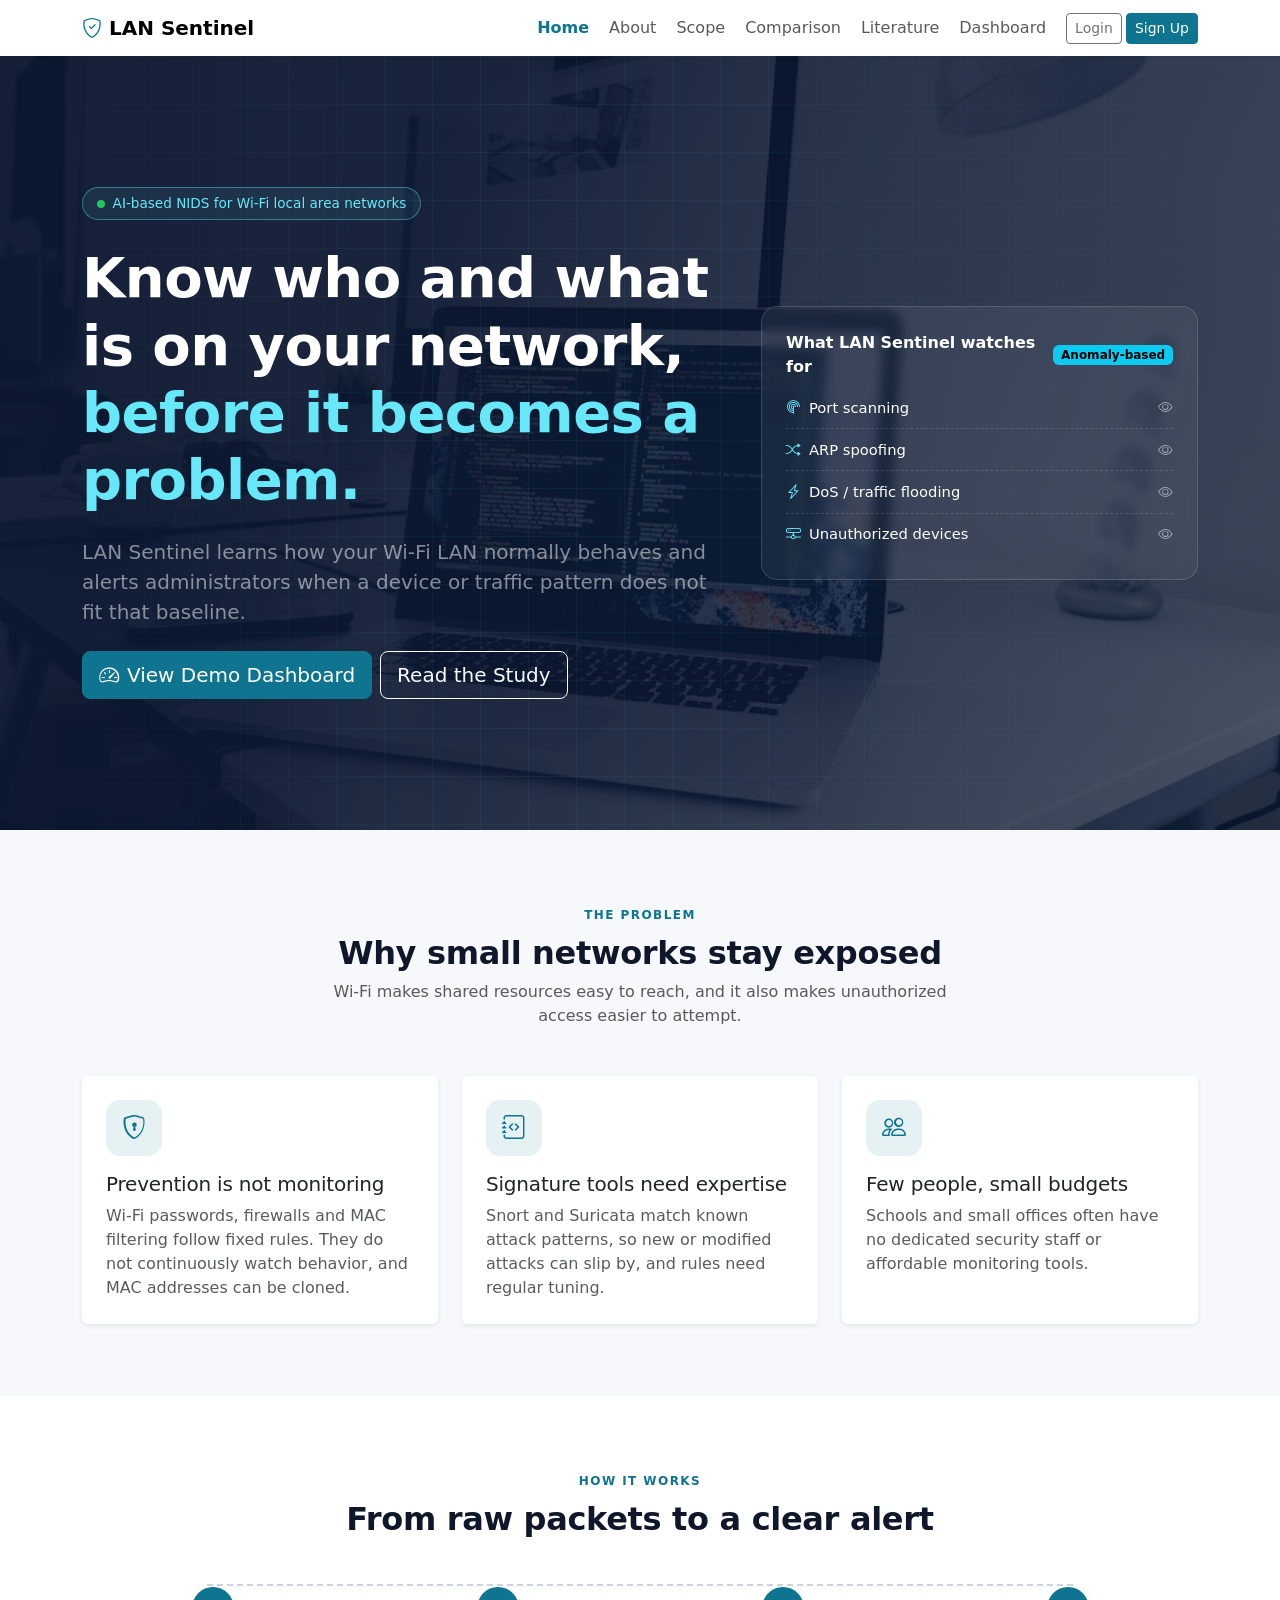
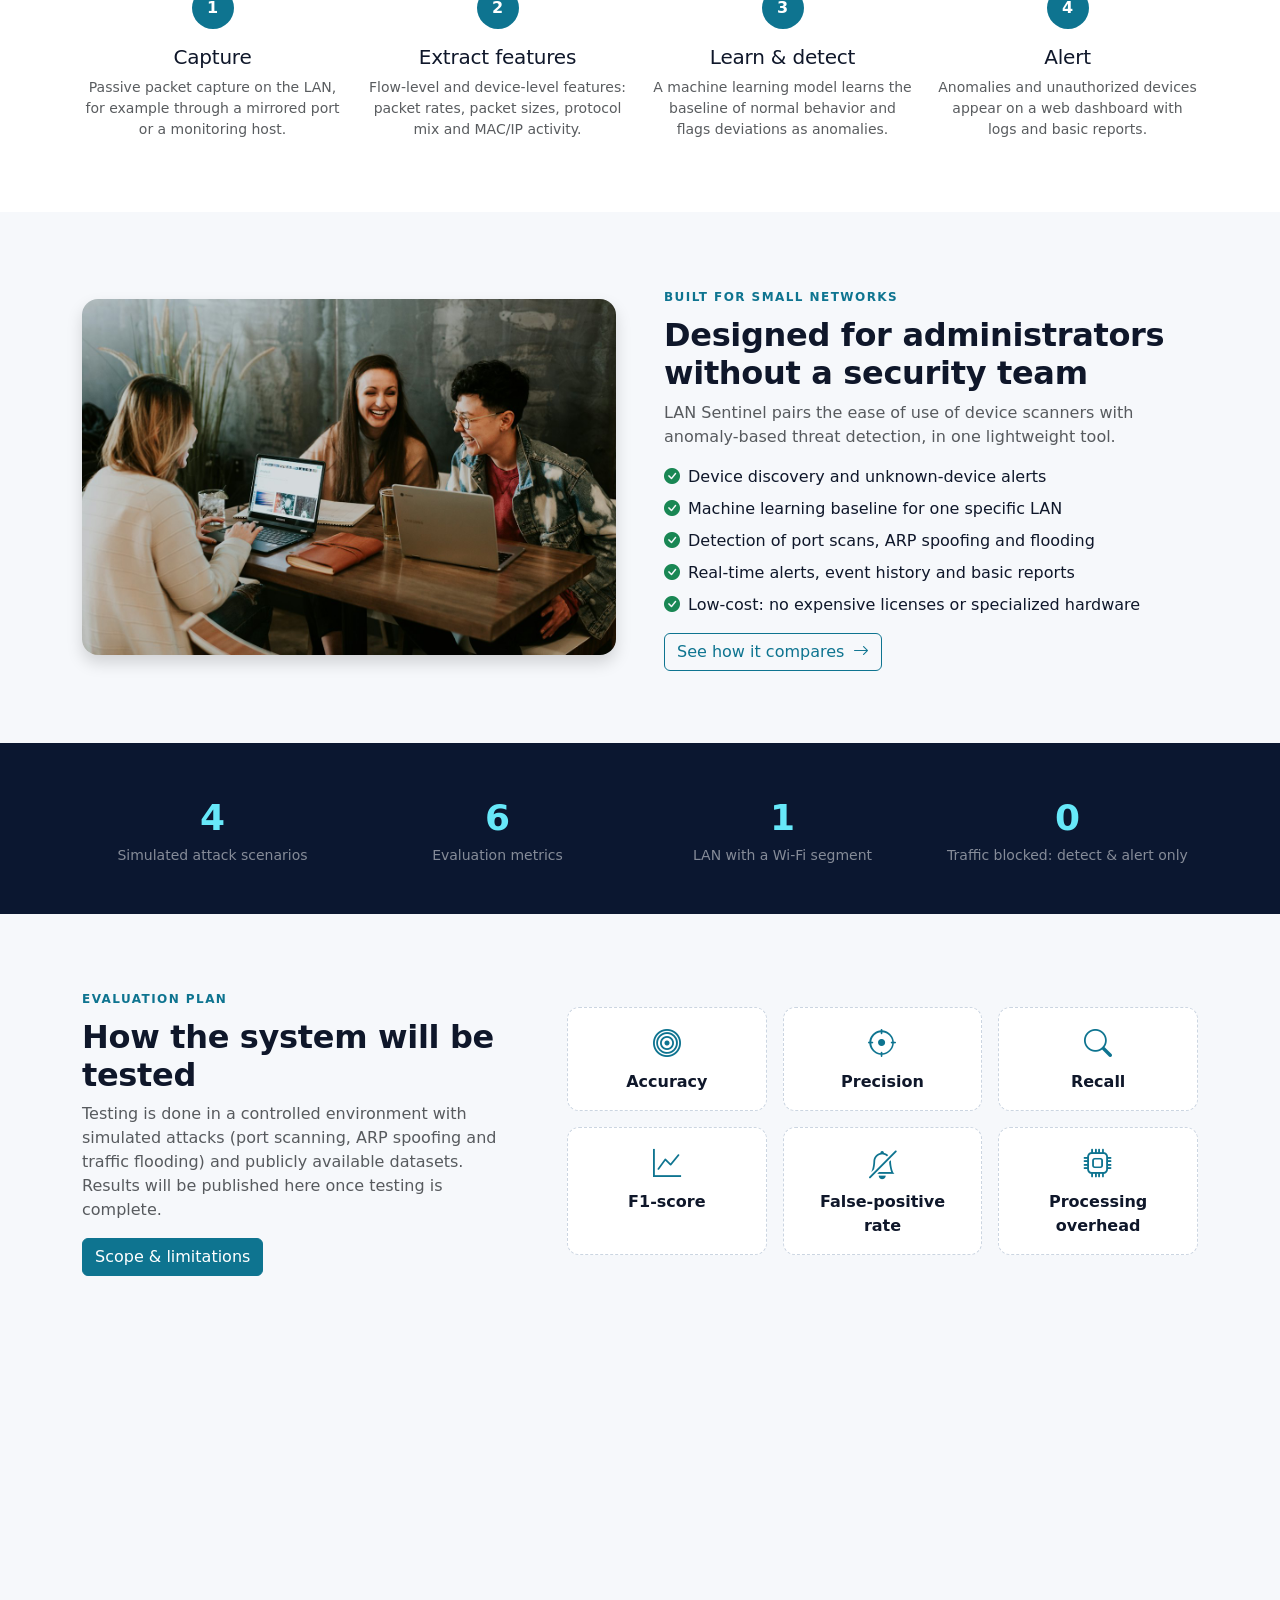
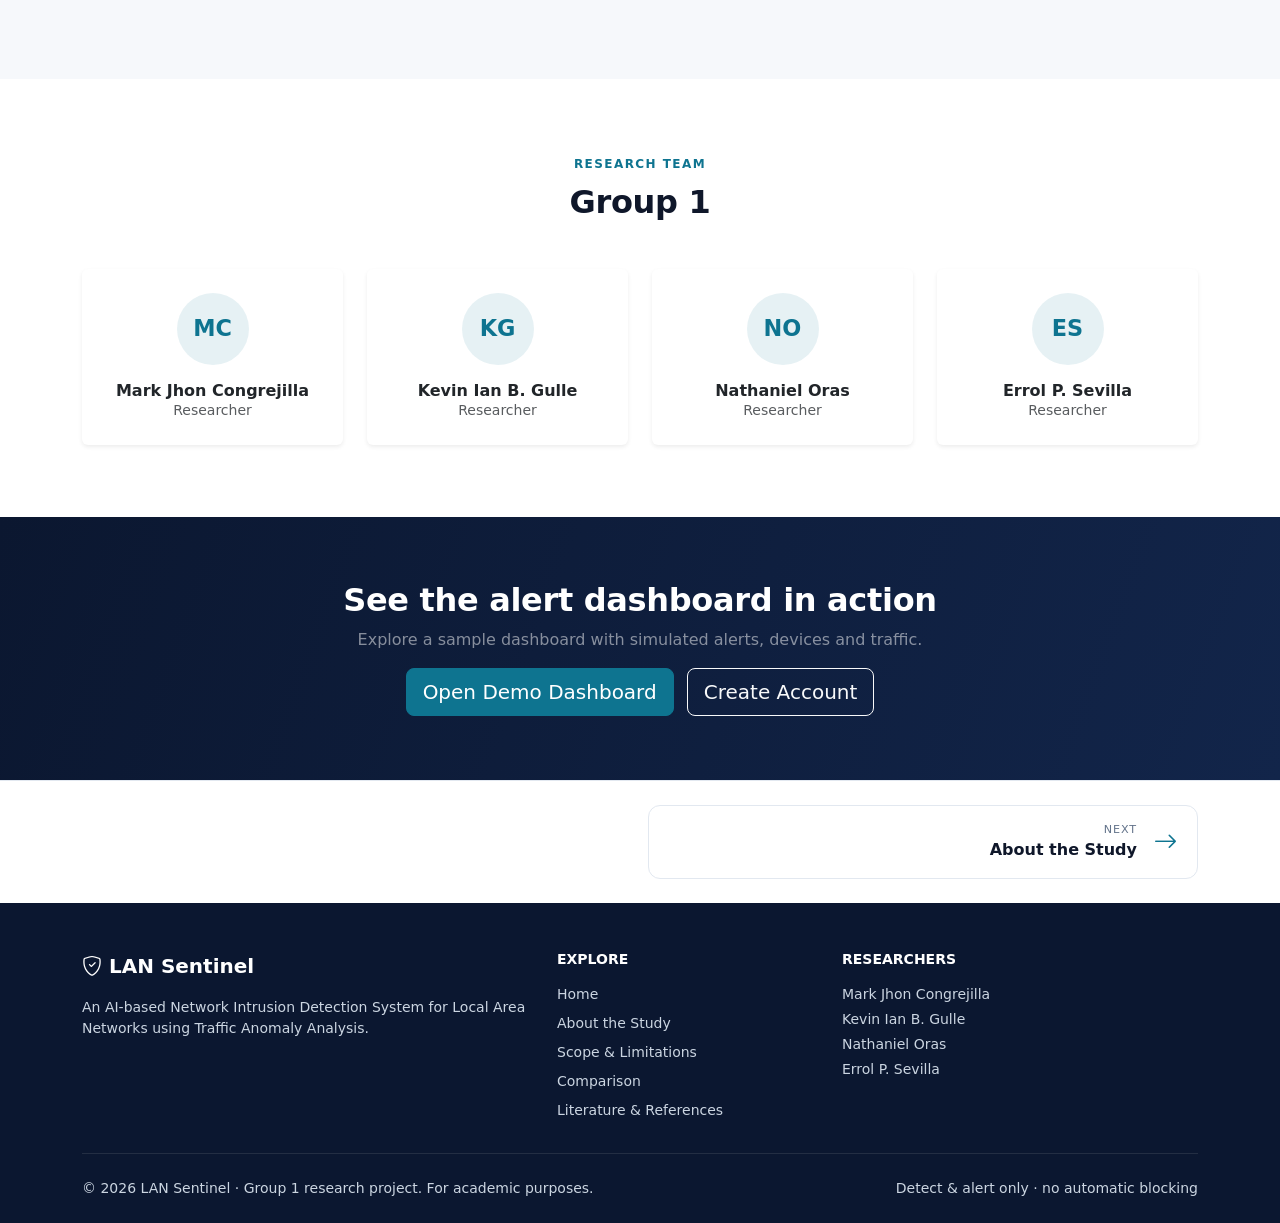
<file: index.html>
<!DOCTYPE html>
<html lang="en">
<head>
  <meta charset="UTF-8">
  <meta name="viewport" content="width=device-width, initial-scale=1">
  <meta name="description" content="LAN Sentinel: an AI-based network intrusion detection system for local area networks using traffic anomaly analysis.">
  <title>LAN Sentinel | Home</title>
  <link rel="icon" type="image/svg+xml" href="assets/images/favicon.svg">
  <link href="assets/css/bootstrap.min.css" rel="stylesheet">
  <link href="assets/css/bootstrap-icons.min.css" rel="stylesheet">
  <link href="assets/css/style.css" rel="stylesheet">
</head>
<body data-page="home" data-base="">

  <!-- Navbar -->
  <nav class="navbar navbar-expand-lg bg-white shadow-sm sticky-top">
    <div class="container">
      <a class="navbar-brand fw-bold" href="index.html"><i class="bi bi-shield-check"></i> LAN Sentinel</a>
      <button class="navbar-toggler" type="button" data-bs-toggle="collapse" data-bs-target="#mainNav" aria-controls="mainNav" aria-expanded="false" aria-label="Toggle navigation">
        <span class="navbar-toggler-icon"></span>
      </button>
      <div class="collapse navbar-collapse" id="mainNav">
        <ul class="navbar-nav ms-auto align-items-lg-center gap-lg-1">
          <li class="nav-item"><a class="nav-link" href="index.html">Home</a></li>
          <li class="nav-item"><a class="nav-link" href="pages/about.html">About</a></li>
          <li class="nav-item"><a class="nav-link" href="pages/scope.html">Scope</a></li>
          <li class="nav-item"><a class="nav-link" href="pages/comparison.html">Comparison</a></li>
          <li class="nav-item"><a class="nav-link" href="pages/literature.html">Literature</a></li>
          <li class="nav-item"><a class="nav-link" href="pages/dashboard.html">Dashboard</a></li>
          <li class="nav-item ms-lg-2"><a class="btn btn-outline-secondary btn-sm" href="pages/login.html">Login</a></li>
          <li class="nav-item"><a class="btn btn-brand btn-sm" href="pages/signup.html">Sign Up</a></li>
        </ul>
      </div>
    </div>
  </nav>

  <!-- Hero -->
  <header class="hero">
    <div class="container py-5">
      <div class="row align-items-center gx-lg-5 gy-4">
        <div class="col-lg-7 text-center text-lg-start">
          <span class="hero-badge mb-4"><span class="pulse-dot"></span> AI-based NIDS for Wi-Fi local area networks</span>
          <h1 class="display-4 fw-bold">Know who and what is on your network, <span class="text-accent">before it becomes a problem.</span></h1>
          <p class="lead my-4 text-white-50">LAN Sentinel learns how your Wi-Fi LAN normally behaves and alerts administrators when a device or traffic pattern does not fit that baseline.</p>
          <div class="d-flex flex-wrap gap-2 justify-content-center justify-content-lg-start">
            <a href="pages/dashboard.html" class="btn btn-brand btn-lg"><i class="bi bi-speedometer2 me-2"></i>View Demo Dashboard</a>
            <a href="pages/about.html" class="btn btn-outline-light btn-lg">Read the Study</a>
          </div>
        </div>
        <div class="col-lg-5">
          <div class="hero-panel p-4">
            <div class="d-flex justify-content-between align-items-center mb-2">
              <strong>What LAN Sentinel watches for</strong>
              <span class="badge text-bg-info">Anomaly-based</span>
            </div>
            <div class="row-item"><span><i class="bi bi-radar text-accent me-2"></i>Port scanning</span><i class="bi bi-eye text-white-50"></i></div>
            <div class="row-item"><span><i class="bi bi-shuffle text-accent me-2"></i>ARP spoofing</span><i class="bi bi-eye text-white-50"></i></div>
            <div class="row-item"><span><i class="bi bi-lightning-charge text-accent me-2"></i>DoS / traffic flooding</span><i class="bi bi-eye text-white-50"></i></div>
            <div class="row-item"><span><i class="bi bi-hdd-network text-accent me-2"></i>Unauthorized devices</span><i class="bi bi-eye text-white-50"></i></div>
          </div>
        </div>
      </div>
    </div>
  </header>

  <!-- Problem -->
  <section id="why" class="py-5">
    <div class="container py-4">
      <div class="text-center mb-5 reveal">
        <span class="eyebrow">The problem</span>
        <h2 class="fw-bold mt-2">Why small networks stay exposed</h2>
        <p class="text-muted col-lg-7 mx-auto">Wi-Fi makes shared resources easy to reach, and it also makes unauthorized access easier to attempt.</p>
      </div>
      <div class="row g-4">
        <div class="col-md-4 reveal">
          <div class="card h-100 border-0 shadow-sm card-hover p-4">
            <span class="feature-icon mb-3"><i class="bi bi-shield-lock"></i></span>
            <h5>Prevention is not monitoring</h5>
            <p class="text-muted mb-0">Wi-Fi passwords, firewalls and MAC filtering follow fixed rules. They do not continuously watch behavior, and MAC addresses can be cloned.</p>
          </div>
        </div>
        <div class="col-md-4 reveal">
          <div class="card h-100 border-0 shadow-sm card-hover p-4">
            <span class="feature-icon mb-3"><i class="bi bi-journal-code"></i></span>
            <h5>Signature tools need expertise</h5>
            <p class="text-muted mb-0">Snort and Suricata match known attack patterns, so new or modified attacks can slip by, and rules need regular tuning.</p>
          </div>
        </div>
        <div class="col-md-4 reveal">
          <div class="card h-100 border-0 shadow-sm card-hover p-4">
            <span class="feature-icon mb-3"><i class="bi bi-people"></i></span>
            <h5>Few people, small budgets</h5>
            <p class="text-muted mb-0">Schools and small offices often have no dedicated security staff or affordable monitoring tools.</p>
          </div>
        </div>
      </div>
    </div>
  </section>

  <!-- How it works -->
  <section class="py-5 bg-white" id="how">
    <div class="container py-4">
      <div class="text-center mb-5 reveal">
        <span class="eyebrow">How it works</span>
        <h2 class="fw-bold mt-2">From raw packets to a clear alert</h2>
      </div>
      <div class="row g-4 text-center step-line">
        <div class="col-md-6 col-lg-3 reveal">
          <span class="step-number mb-3">1</span>
          <h5>Capture</h5>
          <p class="text-muted small mb-0">Passive packet capture on the LAN, for example through a mirrored port or a monitoring host.</p>
        </div>
        <div class="col-md-6 col-lg-3 reveal">
          <span class="step-number mb-3">2</span>
          <h5>Extract features</h5>
          <p class="text-muted small mb-0">Flow-level and device-level features: packet rates, packet sizes, protocol mix and MAC/IP activity.</p>
        </div>
        <div class="col-md-6 col-lg-3 reveal">
          <span class="step-number mb-3">3</span>
          <h5>Learn &amp; detect</h5>
          <p class="text-muted small mb-0">A machine learning model learns the baseline of normal behavior and flags deviations as anomalies.</p>
        </div>
        <div class="col-md-6 col-lg-3 reveal">
          <span class="step-number mb-3">4</span>
          <h5>Alert</h5>
          <p class="text-muted small mb-0">Anomalies and unauthorized devices appear on a web dashboard with logs and basic reports.</p>
        </div>
      </div>
    </div>
  </section>

  <!-- Capabilities -->
  <section class="py-5" id="features">
    <div class="container py-4">
      <div class="row align-items-center gx-lg-5 gy-4">
        <div class="col-lg-6 reveal">
          <img src="assets/images/students.jpg" class="img-fluid rounded-4 shadow" alt="Students and staff working together around laptops in a library">
        </div>
        <div class="col-lg-6 reveal">
          <span class="eyebrow">Built for small networks</span>
          <h2 class="fw-bold mt-2">Designed for administrators without a security team</h2>
          <p class="text-muted">LAN Sentinel pairs the ease of use of device scanners with anomaly-based threat detection, in one lightweight tool.</p>
          <ul class="list-unstyled">
            <li class="mb-2"><i class="bi bi-check-circle-fill text-success me-2"></i>Device discovery and unknown-device alerts</li>
            <li class="mb-2"><i class="bi bi-check-circle-fill text-success me-2"></i>Machine learning baseline for one specific LAN</li>
            <li class="mb-2"><i class="bi bi-check-circle-fill text-success me-2"></i>Detection of port scans, ARP spoofing and flooding</li>
            <li class="mb-2"><i class="bi bi-check-circle-fill text-success me-2"></i>Real-time alerts, event history and basic reports</li>
            <li class="mb-2"><i class="bi bi-check-circle-fill text-success me-2"></i>Low-cost: no expensive licenses or specialized hardware</li>
          </ul>
          <a href="pages/comparison.html" class="btn btn-outline-brand">See how it compares <i class="bi bi-arrow-right ms-1"></i></a>
        </div>
      </div>
    </div>
  </section>

  <!-- Numbers -->
  <section class="stat-band py-5">
    <div class="container">
      <div class="row g-4 text-center">
        <div class="col-6 col-lg-3"><div class="num">4</div><div class="small text-white-50">Simulated attack scenarios</div></div>
        <div class="col-6 col-lg-3"><div class="num">6</div><div class="small text-white-50">Evaluation metrics</div></div>
        <div class="col-6 col-lg-3"><div class="num">1</div><div class="small text-white-50">LAN with a Wi-Fi segment</div></div>
        <div class="col-6 col-lg-3"><div class="num">0</div><div class="small text-white-50">Traffic blocked: detect &amp; alert only</div></div>
      </div>
    </div>
  </section>

  <!-- Evaluation -->
  <section class="py-5" id="evaluation">
    <div class="container py-4">
      <div class="row gx-lg-5 gy-4 align-items-center">
        <div class="col-lg-5 reveal">
          <span class="eyebrow">Evaluation plan</span>
          <h2 class="fw-bold mt-2">How the system will be tested</h2>
          <p class="text-muted">Testing is done in a controlled environment with simulated attacks (port scanning, ARP spoofing and traffic flooding) and publicly available datasets. Results will be published here once testing is complete.</p>
          <a href="pages/scope.html" class="btn btn-brand">Scope &amp; limitations</a>
        </div>
        <div class="col-lg-7 reveal">
          <div class="row g-3">
            <div class="col-6 col-md-4"><div class="metric-tile p-3 text-center h-100"><i class="bi bi-bullseye fs-3 text-brand"></i><div class="fw-semibold mt-1">Accuracy</div></div></div>
            <div class="col-6 col-md-4"><div class="metric-tile p-3 text-center h-100"><i class="bi bi-crosshair fs-3 text-brand"></i><div class="fw-semibold mt-1">Precision</div></div></div>
            <div class="col-6 col-md-4"><div class="metric-tile p-3 text-center h-100"><i class="bi bi-search fs-3 text-brand"></i><div class="fw-semibold mt-1">Recall</div></div></div>
            <div class="col-6 col-md-4"><div class="metric-tile p-3 text-center h-100"><i class="bi bi-graph-up fs-3 text-brand"></i><div class="fw-semibold mt-1">F1-score</div></div></div>
            <div class="col-6 col-md-4"><div class="metric-tile p-3 text-center h-100"><i class="bi bi-bell-slash fs-3 text-brand"></i><div class="fw-semibold mt-1">False-positive rate</div></div></div>
            <div class="col-6 col-md-4"><div class="metric-tile p-3 text-center h-100"><i class="bi bi-cpu fs-3 text-brand"></i><div class="fw-semibold mt-1">Processing overhead</div></div></div>
          </div>
        </div>
      </div>
    </div>
  </section>

  <!-- Team -->
  <section class="py-5 bg-white" id="team">
    <div class="container py-4">
      <div class="text-center mb-5 reveal">
        <span class="eyebrow">Research team</span>
        <h2 class="fw-bold mt-2">Group 1</h2>
      </div>
      <div class="row g-4 justify-content-center">
        <div class="col-6 col-lg-3 reveal"><div class="card border-0 shadow-sm text-center p-4 h-100"><span class="member-avatar mx-auto mb-3">MC</span><h6 class="fw-bold mb-0">Mark Jhon Congrejilla</h6><small class="text-muted">Researcher</small></div></div>
        <div class="col-6 col-lg-3 reveal"><div class="card border-0 shadow-sm text-center p-4 h-100"><span class="member-avatar mx-auto mb-3">KG</span><h6 class="fw-bold mb-0">Kevin Ian B. Gulle</h6><small class="text-muted">Researcher</small></div></div>
        <div class="col-6 col-lg-3 reveal"><div class="card border-0 shadow-sm text-center p-4 h-100"><span class="member-avatar mx-auto mb-3">NO</span><h6 class="fw-bold mb-0">Nathaniel Oras</h6><small class="text-muted">Researcher</small></div></div>
        <div class="col-6 col-lg-3 reveal"><div class="card border-0 shadow-sm text-center p-4 h-100"><span class="member-avatar mx-auto mb-3">ES</span><h6 class="fw-bold mb-0">Errol P. Sevilla</h6><small class="text-muted">Researcher</small></div></div>
      </div>
    </div>
  </section>

  <!-- CTA -->
  <section class="py-5" style="background: linear-gradient(110deg, var(--navy), var(--navy-2)); color:#fff;">
    <div class="container py-3 text-center">
      <h2 class="fw-bold">See the alert dashboard in action</h2>
      <p class="text-white-50">Explore a sample dashboard with simulated alerts, devices and traffic.</p>
      <a href="pages/dashboard.html" class="btn btn-brand btn-lg me-2">Open Demo Dashboard</a>
      <a href="pages/signup.html" class="btn btn-outline-light btn-lg">Create Account</a>
    </div>
  </section>

  <!-- Footer -->
  <footer class="site-footer pt-5 pb-4">
    <div class="container">
      <div class="row g-4">
        <div class="col-lg-5">
          <a class="text-white fw-bold fs-5 text-decoration-none" href="index.html"><i class="bi bi-shield-check"></i> LAN Sentinel</a>
          <p class="mt-3 mb-0 small">An AI-based Network Intrusion Detection System for Local Area Networks using Traffic Anomaly Analysis.</p>
        </div>
        <div class="col-6 col-lg-3">
          <h6 class="text-uppercase small fw-bold mb-3">Explore</h6>
          <ul class="list-unstyled small mb-0">
            <li class="mb-2"><a href="index.html">Home</a></li>
            <li class="mb-2"><a href="pages/about.html">About the Study</a></li>
            <li class="mb-2"><a href="pages/scope.html">Scope &amp; Limitations</a></li>
            <li class="mb-2"><a href="pages/comparison.html">Comparison</a></li>
            <li class="mb-2"><a href="pages/literature.html">Literature &amp; References</a></li>
          </ul>
        </div>
        <div class="col-6 col-lg-4">
          <h6 class="text-uppercase small fw-bold mb-3">Researchers</h6>
          <ul class="list-unstyled small mb-0">
            <li class="mb-1">Mark Jhon Congrejilla</li>
            <li class="mb-1">Kevin Ian B. Gulle</li>
            <li class="mb-1">Nathaniel Oras</li>
            <li class="mb-1">Errol P. Sevilla</li>
          </ul>
        </div>
      </div>
      <hr class="border-secondary my-4">
      <div class="d-flex flex-column flex-md-row justify-content-between gap-2 small">
        <span>&copy; <span data-year>2026</span> LAN Sentinel &middot; Group 1 research project. For academic purposes.</span>
        <span>Detect &amp; alert only &middot; no automatic blocking</span>
      </div>
    </div>
  </footer>

  <script src="assets/js/bootstrap.bundle.min.js"></script>
  <script src="assets/js/main.js"></script>
</body>
</html>
</file>
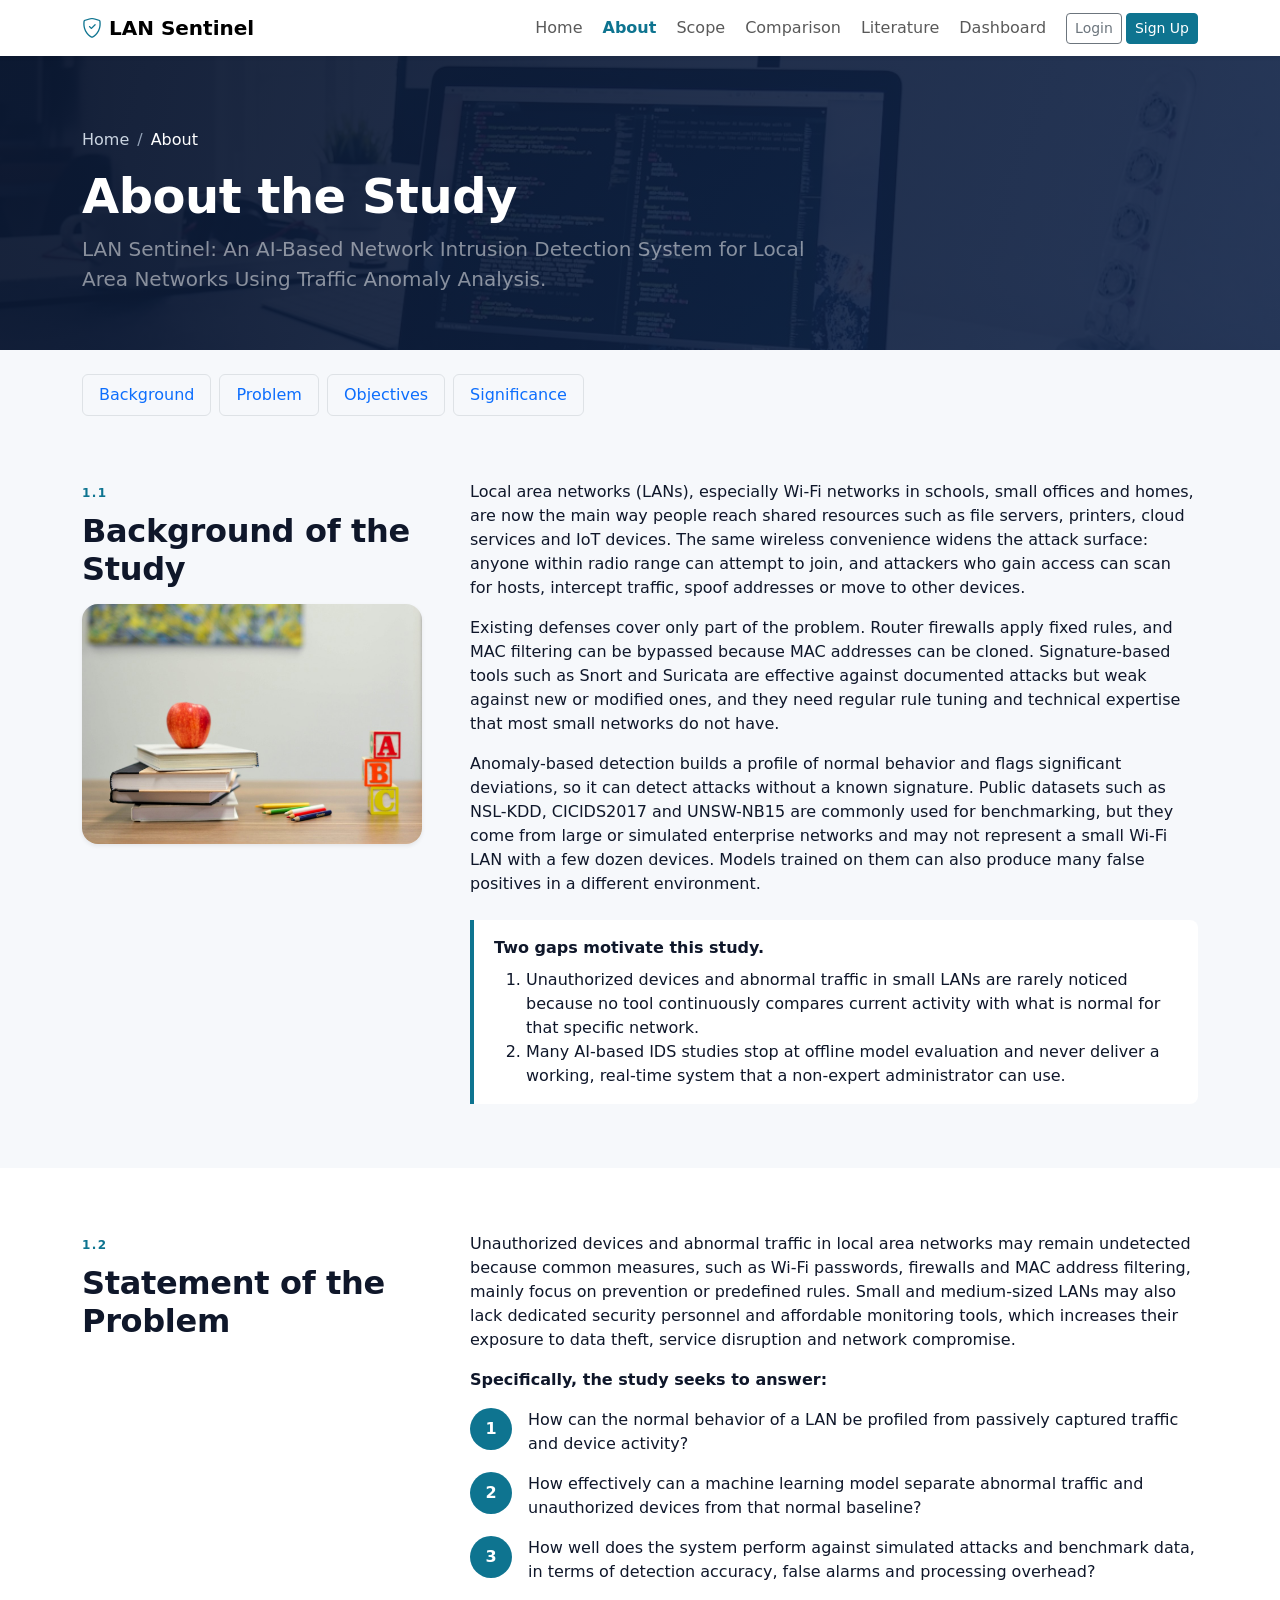
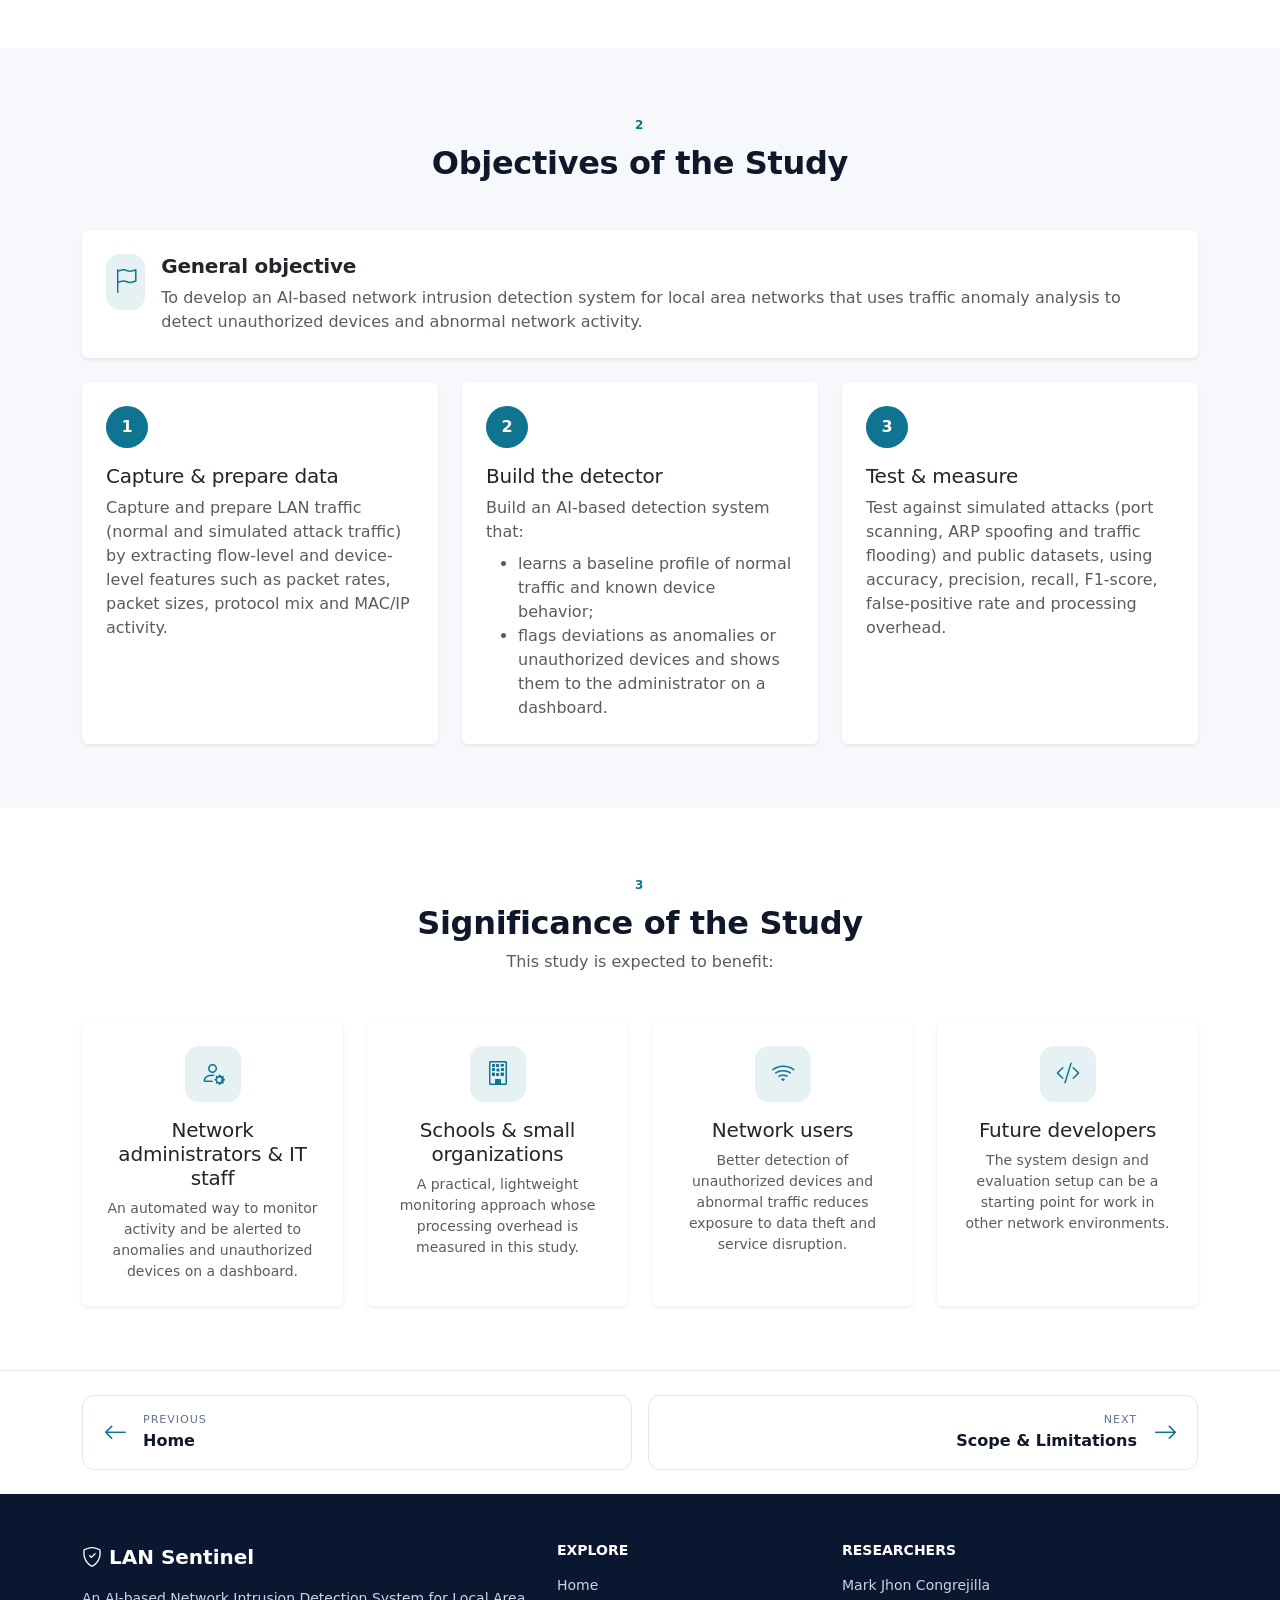
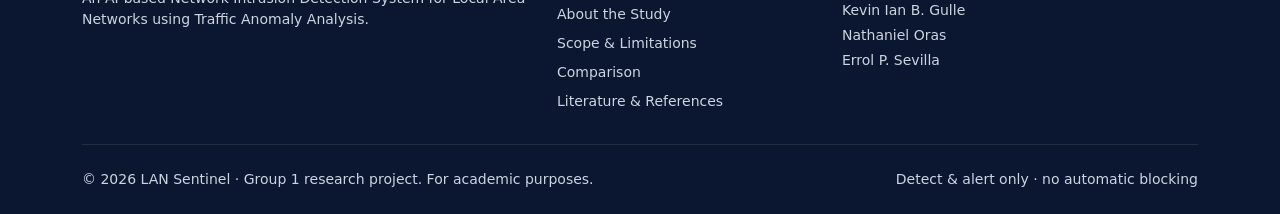
<file: pages/about.html>
<!DOCTYPE html>
<html lang="en">
<head>
  <meta charset="UTF-8">
  <meta name="viewport" content="width=device-width, initial-scale=1">
  <meta name="description" content="LAN Sentinel: an AI-based network intrusion detection system for local area networks using traffic anomaly analysis.">
  <title>LAN Sentinel | About the Study</title>
  <link rel="icon" type="image/svg+xml" href="../assets/images/favicon.svg">
  <link href="../assets/css/bootstrap.min.css" rel="stylesheet">
  <link href="../assets/css/bootstrap-icons.min.css" rel="stylesheet">
  <link href="../assets/css/style.css" rel="stylesheet">
</head>
<body data-page="about" data-base="../">

  <!-- Navbar -->
  <nav class="navbar navbar-expand-lg bg-white shadow-sm sticky-top">
    <div class="container">
      <a class="navbar-brand fw-bold" href="../index.html"><i class="bi bi-shield-check"></i> LAN Sentinel</a>
      <button class="navbar-toggler" type="button" data-bs-toggle="collapse" data-bs-target="#mainNav" aria-controls="mainNav" aria-expanded="false" aria-label="Toggle navigation">
        <span class="navbar-toggler-icon"></span>
      </button>
      <div class="collapse navbar-collapse" id="mainNav">
        <ul class="navbar-nav ms-auto align-items-lg-center gap-lg-1">
          <li class="nav-item"><a class="nav-link" href="../index.html">Home</a></li>
          <li class="nav-item"><a class="nav-link" href="../pages/about.html">About</a></li>
          <li class="nav-item"><a class="nav-link" href="../pages/scope.html">Scope</a></li>
          <li class="nav-item"><a class="nav-link" href="../pages/comparison.html">Comparison</a></li>
          <li class="nav-item"><a class="nav-link" href="../pages/literature.html">Literature</a></li>
          <li class="nav-item"><a class="nav-link" href="../pages/dashboard.html">Dashboard</a></li>
          <li class="nav-item ms-lg-2"><a class="btn btn-outline-secondary btn-sm" href="../pages/login.html">Login</a></li>
          <li class="nav-item"><a class="btn btn-brand btn-sm" href="../pages/signup.html">Sign Up</a></li>
        </ul>
      </div>
    </div>
  </nav>

  <!-- Page header -->
  <header class="page-header">
    <div class="container">
      <nav aria-label="breadcrumb">
        <ol class="breadcrumb mb-3">
          <li class="breadcrumb-item"><a href="../index.html">Home</a></li>
          <li class="breadcrumb-item active" aria-current="page">About</li>
        </ol>
      </nav>
      <h1 class="fw-bold display-5">About the Study</h1>
      <p class="lead mb-0 col-lg-8 text-white-50">LAN Sentinel: An AI-Based Network Intrusion Detection System for Local Area Networks Using Traffic Anomaly Analysis.</p>
    </div>
  </header>

  <div class="container pt-4">
    <ul class="nav nav-pills gap-2 flex-wrap" aria-label="On this page">
      <li class="nav-item"><a class="nav-link border" href="#background" data-keep>Background</a></li>
      <li class="nav-item"><a class="nav-link border" href="#problem" data-keep>Problem</a></li>
      <li class="nav-item"><a class="nav-link border" href="#objectives" data-keep>Objectives</a></li>
      <li class="nav-item"><a class="nav-link border" href="#significance" data-keep>Significance</a></li>
    </ul>
  </div>

  <!-- Background -->
  <section id="background" class="py-5">
    <div class="container py-3">
      <div class="row gx-lg-5 gy-4">
        <div class="col-lg-4 reveal">
          <span class="eyebrow">1.1</span>
          <h2 class="fw-bold mt-2">Background of the Study</h2>
          <img src="../assets/images/classroom.jpg" class="img-fluid rounded-4 shadow-sm mt-3 d-none d-lg-block" alt="Books, an apple and alphabet blocks on a classroom desk">
        </div>
        <div class="col-lg-8 reveal">
          <p>Local area networks (LANs), especially Wi-Fi networks in schools, small offices and homes, are now the main way people reach shared resources such as file servers, printers, cloud services and IoT devices. The same wireless convenience widens the attack surface: anyone within radio range can attempt to join, and attackers who gain access can scan for hosts, intercept traffic, spoof addresses or move to other devices.</p>
          <p>Existing defenses cover only part of the problem. Router firewalls apply fixed rules, and MAC filtering can be bypassed because MAC addresses can be cloned. Signature-based tools such as Snort and Suricata are effective against documented attacks but weak against new or modified ones, and they need regular rule tuning and technical expertise that most small networks do not have.</p>
          <p>Anomaly-based detection builds a profile of normal behavior and flags significant deviations, so it can detect attacks without a known signature. Public datasets such as NSL-KDD, CICIDS2017 and UNSW-NB15 are commonly used for benchmarking, but they come from large or simulated enterprise networks and may not represent a small Wi-Fi LAN with a few dozen devices. Models trained on them can also produce many false positives in a different environment.</p>
          <div class="quote-block mt-4">
            <strong>Two gaps motivate this study.</strong>
            <ol class="mb-0 mt-2">
              <li>Unauthorized devices and abnormal traffic in small LANs are rarely noticed because no tool continuously compares current activity with what is normal for that specific network.</li>
              <li>Many AI-based IDS studies stop at offline model evaluation and never deliver a working, real-time system that a non-expert administrator can use.</li>
            </ol>
          </div>
        </div>
      </div>
    </div>
  </section>

  <!-- Problem -->
  <section id="problem" class="py-5 bg-white">
    <div class="container py-3">
      <div class="row gx-lg-5 gy-4">
        <div class="col-lg-4 reveal">
          <span class="eyebrow">1.2</span>
          <h2 class="fw-bold mt-2">Statement of the Problem</h2>
        </div>
        <div class="col-lg-8 reveal">
          <p>Unauthorized devices and abnormal traffic in local area networks may remain undetected because common measures, such as Wi-Fi passwords, firewalls and MAC address filtering, mainly focus on prevention or predefined rules. Small and medium-sized LANs may also lack dedicated security personnel and affordable monitoring tools, which increases their exposure to data theft, service disruption and network compromise.</p>
          <p class="fw-semibold mb-3">Specifically, the study seeks to answer:</p>
          <div class="d-grid gap-3">
            <div class="d-flex gap-3"><span class="step-number">1</span><p class="mb-0">How can the normal behavior of a LAN be profiled from passively captured traffic and device activity?</p></div>
            <div class="d-flex gap-3"><span class="step-number">2</span><p class="mb-0">How effectively can a machine learning model separate abnormal traffic and unauthorized devices from that normal baseline?</p></div>
            <div class="d-flex gap-3"><span class="step-number">3</span><p class="mb-0">How well does the system perform against simulated attacks and benchmark data, in terms of detection accuracy, false alarms and processing overhead?</p></div>
          </div>
        </div>
      </div>
    </div>
  </section>

  <!-- Objectives -->
  <section id="objectives" class="py-5">
    <div class="container py-3">
      <div class="text-center mb-5 reveal">
        <span class="eyebrow">2</span>
        <h2 class="fw-bold mt-2">Objectives of the Study</h2>
      </div>
      <div class="card border-0 shadow-sm mb-4 reveal">
        <div class="card-body p-4 d-flex gap-3 align-items-start">
          <span class="feature-icon flex-none"><i class="bi bi-flag"></i></span>
          <div><h5 class="fw-bold">General objective</h5>
          <p class="mb-0 text-muted">To develop an AI-based network intrusion detection system for local area networks that uses traffic anomaly analysis to detect unauthorized devices and abnormal network activity.</p></div>
        </div>
      </div>
      <div class="row g-4">
        <div class="col-lg-4 reveal"><div class="card h-100 border-0 shadow-sm card-hover p-4">
          <span class="step-number mb-3">1</span><h5>Capture &amp; prepare data</h5>
          <p class="text-muted mb-0">Capture and prepare LAN traffic (normal and simulated attack traffic) by extracting flow-level and device-level features such as packet rates, packet sizes, protocol mix and MAC/IP activity.</p></div></div>
        <div class="col-lg-4 reveal"><div class="card h-100 border-0 shadow-sm card-hover p-4">
          <span class="step-number mb-3">2</span><h5>Build the detector</h5>
          <p class="text-muted mb-2">Build an AI-based detection system that:</p>
          <ul class="text-muted mb-0"><li>learns a baseline profile of normal traffic and known device behavior;</li><li>flags deviations as anomalies or unauthorized devices and shows them to the administrator on a dashboard.</li></ul></div></div>
        <div class="col-lg-4 reveal"><div class="card h-100 border-0 shadow-sm card-hover p-4">
          <span class="step-number mb-3">3</span><h5>Test &amp; measure</h5>
          <p class="text-muted mb-0">Test against simulated attacks (port scanning, ARP spoofing and traffic flooding) and public datasets, using accuracy, precision, recall, F1-score, false-positive rate and processing overhead.</p></div></div>
      </div>
    </div>
  </section>

  <!-- Significance -->
  <section id="significance" class="py-5 bg-white">
    <div class="container py-3">
      <div class="text-center mb-5 reveal">
        <span class="eyebrow">3</span>
        <h2 class="fw-bold mt-2">Significance of the Study</h2>
        <p class="text-muted">This study is expected to benefit:</p>
      </div>
      <div class="row g-4">
        <div class="col-md-6 col-lg-3 reveal"><div class="card h-100 border-0 shadow-sm card-hover text-center p-4"><span class="feature-icon mx-auto mb-3"><i class="bi bi-person-gear"></i></span><h5>Network administrators &amp; IT staff</h5><p class="text-muted small mb-0">An automated way to monitor activity and be alerted to anomalies and unauthorized devices on a dashboard.</p></div></div>
        <div class="col-md-6 col-lg-3 reveal"><div class="card h-100 border-0 shadow-sm card-hover text-center p-4"><span class="feature-icon mx-auto mb-3"><i class="bi bi-building"></i></span><h5>Schools &amp; small organizations</h5><p class="text-muted small mb-0">A practical, lightweight monitoring approach whose processing overhead is measured in this study.</p></div></div>
        <div class="col-md-6 col-lg-3 reveal"><div class="card h-100 border-0 shadow-sm card-hover text-center p-4"><span class="feature-icon mx-auto mb-3"><i class="bi bi-wifi"></i></span><h5>Network users</h5><p class="text-muted small mb-0">Better detection of unauthorized devices and abnormal traffic reduces exposure to data theft and service disruption.</p></div></div>
        <div class="col-md-6 col-lg-3 reveal"><div class="card h-100 border-0 shadow-sm card-hover text-center p-4"><span class="feature-icon mx-auto mb-3"><i class="bi bi-code-slash"></i></span><h5>Future developers</h5><p class="text-muted small mb-0">The system design and evaluation setup can be a starting point for work in other network environments.</p></div></div>
      </div>
    </div>
  </section>

  <!-- Footer -->
  <footer class="site-footer pt-5 pb-4">
    <div class="container">
      <div class="row g-4">
        <div class="col-lg-5">
          <a class="text-white fw-bold fs-5 text-decoration-none" href="../index.html"><i class="bi bi-shield-check"></i> LAN Sentinel</a>
          <p class="mt-3 mb-0 small">An AI-based Network Intrusion Detection System for Local Area Networks using Traffic Anomaly Analysis.</p>
        </div>
        <div class="col-6 col-lg-3">
          <h6 class="text-uppercase small fw-bold mb-3">Explore</h6>
          <ul class="list-unstyled small mb-0">
            <li class="mb-2"><a href="../index.html">Home</a></li>
            <li class="mb-2"><a href="../pages/about.html">About the Study</a></li>
            <li class="mb-2"><a href="../pages/scope.html">Scope &amp; Limitations</a></li>
            <li class="mb-2"><a href="../pages/comparison.html">Comparison</a></li>
            <li class="mb-2"><a href="../pages/literature.html">Literature &amp; References</a></li>
          </ul>
        </div>
        <div class="col-6 col-lg-4">
          <h6 class="text-uppercase small fw-bold mb-3">Researchers</h6>
          <ul class="list-unstyled small mb-0">
            <li class="mb-1">Mark Jhon Congrejilla</li>
            <li class="mb-1">Kevin Ian B. Gulle</li>
            <li class="mb-1">Nathaniel Oras</li>
            <li class="mb-1">Errol P. Sevilla</li>
          </ul>
        </div>
      </div>
      <hr class="border-secondary my-4">
      <div class="d-flex flex-column flex-md-row justify-content-between gap-2 small">
        <span>&copy; <span data-year>2026</span> LAN Sentinel &middot; Group 1 research project. For academic purposes.</span>
        <span>Detect &amp; alert only &middot; no automatic blocking</span>
      </div>
    </div>
  </footer>

  <script src="../assets/js/bootstrap.bundle.min.js"></script>
  <script src="../assets/js/main.js"></script>
</body>
</html>
</file>
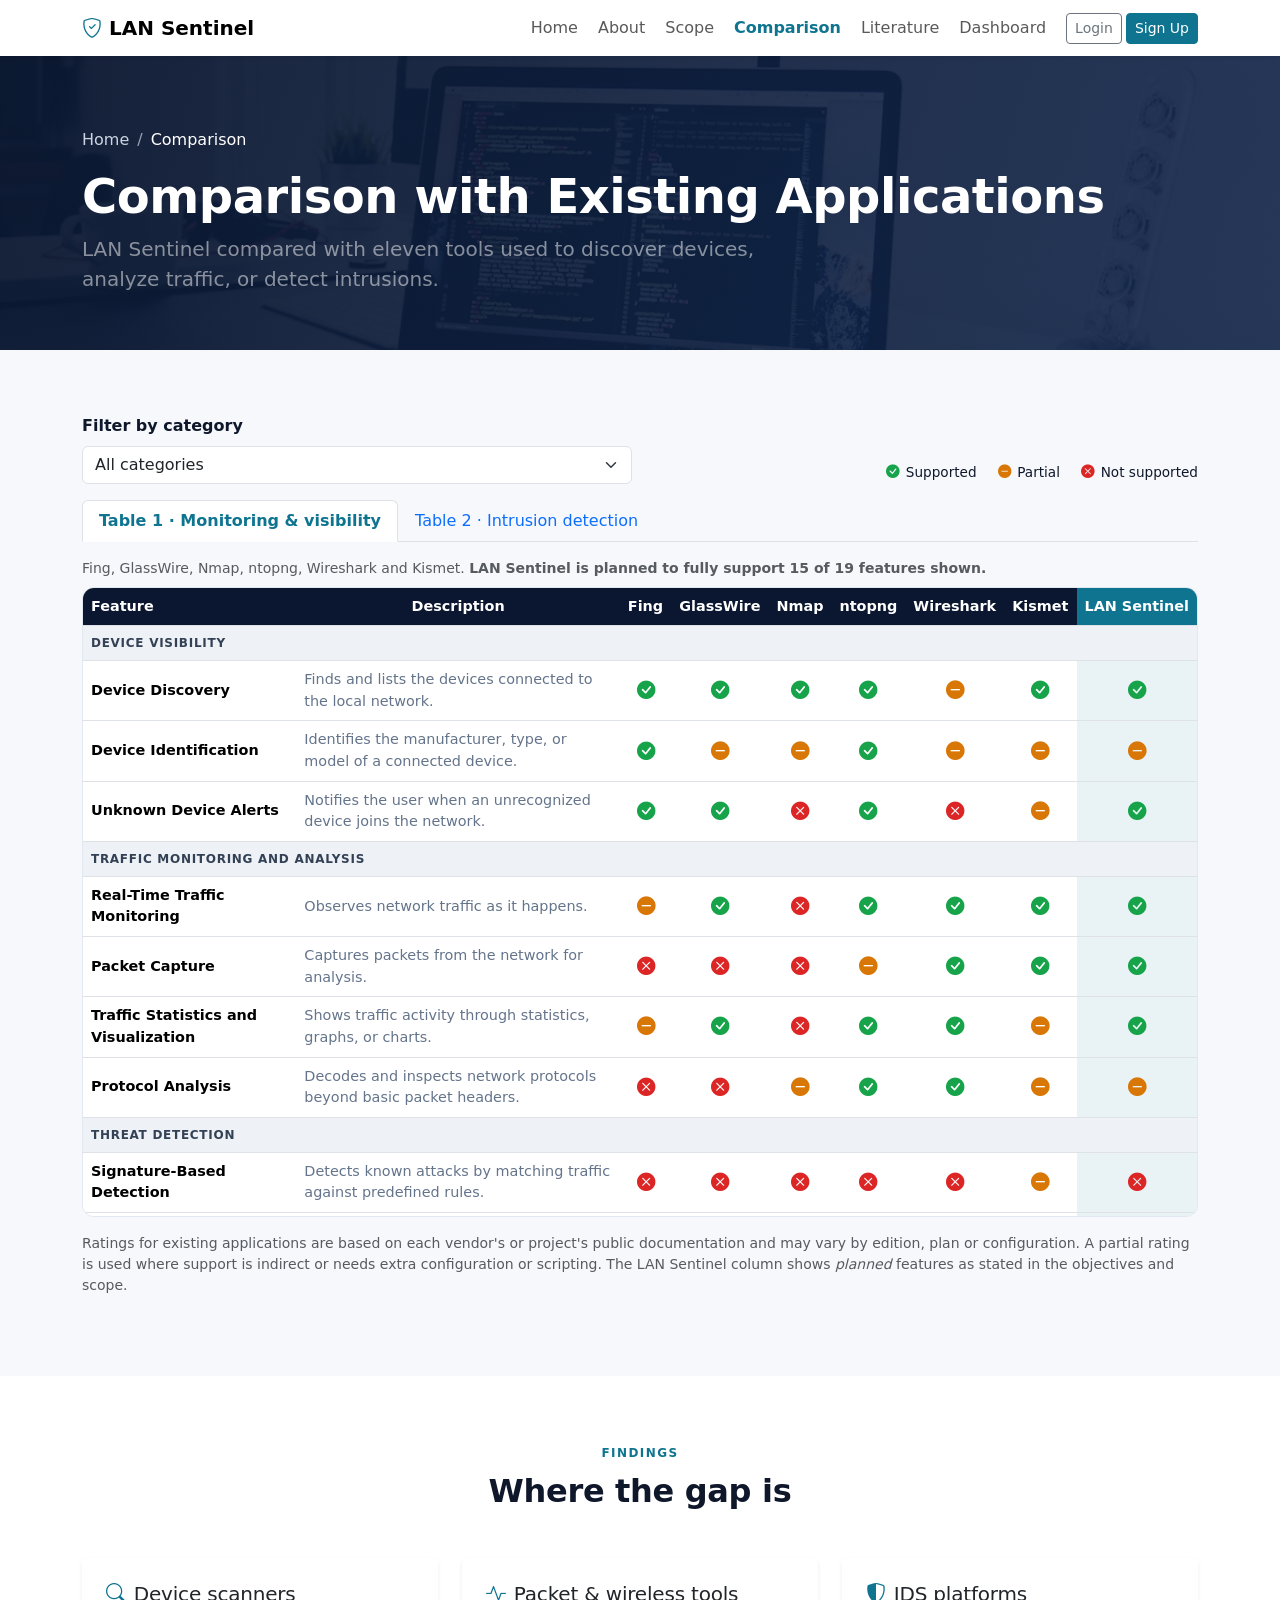
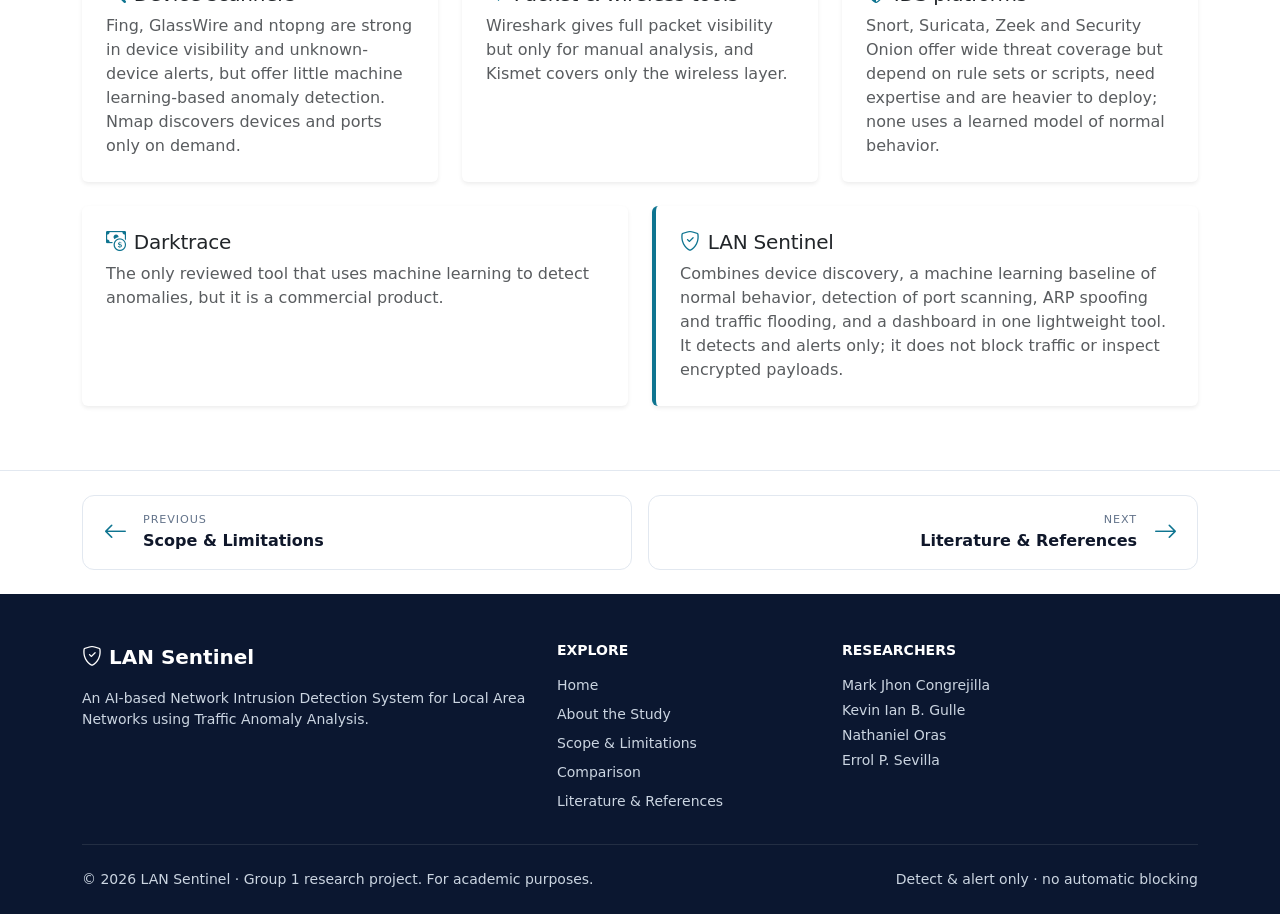
<file: pages/comparison.html>
<!DOCTYPE html>
<html lang="en">
<head>
  <meta charset="UTF-8">
  <meta name="viewport" content="width=device-width, initial-scale=1">
  <meta name="description" content="LAN Sentinel: an AI-based network intrusion detection system for local area networks using traffic anomaly analysis.">
  <title>LAN Sentinel | Comparison</title>
  <link rel="icon" type="image/svg+xml" href="../assets/images/favicon.svg">
  <link href="../assets/css/bootstrap.min.css" rel="stylesheet">
  <link href="../assets/css/bootstrap-icons.min.css" rel="stylesheet">
  <link href="../assets/css/style.css" rel="stylesheet">
</head>
<body data-page="comparison" data-base="../">

  <!-- Navbar -->
  <nav class="navbar navbar-expand-lg bg-white shadow-sm sticky-top">
    <div class="container">
      <a class="navbar-brand fw-bold" href="../index.html"><i class="bi bi-shield-check"></i> LAN Sentinel</a>
      <button class="navbar-toggler" type="button" data-bs-toggle="collapse" data-bs-target="#mainNav" aria-controls="mainNav" aria-expanded="false" aria-label="Toggle navigation">
        <span class="navbar-toggler-icon"></span>
      </button>
      <div class="collapse navbar-collapse" id="mainNav">
        <ul class="navbar-nav ms-auto align-items-lg-center gap-lg-1">
          <li class="nav-item"><a class="nav-link" href="../index.html">Home</a></li>
          <li class="nav-item"><a class="nav-link" href="../pages/about.html">About</a></li>
          <li class="nav-item"><a class="nav-link" href="../pages/scope.html">Scope</a></li>
          <li class="nav-item"><a class="nav-link" href="../pages/comparison.html">Comparison</a></li>
          <li class="nav-item"><a class="nav-link" href="../pages/literature.html">Literature</a></li>
          <li class="nav-item"><a class="nav-link" href="../pages/dashboard.html">Dashboard</a></li>
          <li class="nav-item ms-lg-2"><a class="btn btn-outline-secondary btn-sm" href="../pages/login.html">Login</a></li>
          <li class="nav-item"><a class="btn btn-brand btn-sm" href="../pages/signup.html">Sign Up</a></li>
        </ul>
      </div>
    </div>
  </nav>

  <!-- Page header -->
  <header class="page-header">
    <div class="container">
      <nav aria-label="breadcrumb">
        <ol class="breadcrumb mb-3">
          <li class="breadcrumb-item"><a href="../index.html">Home</a></li>
          <li class="breadcrumb-item active" aria-current="page">Comparison</li>
        </ol>
      </nav>
      <h1 class="fw-bold display-5">Comparison with Existing Applications</h1>
      <p class="lead mb-0 col-lg-8 text-white-50">LAN Sentinel compared with eleven tools used to discover devices, analyze traffic, or detect intrusions.</p>
    </div>
  </header>

  <section class="py-5">
    <div class="container py-3">
      <div class="row g-3 align-items-end mb-3">
        <div class="col-md-6">
          <label for="catFilter" class="form-label fw-semibold">Filter by category</label>
          <select id="catFilter" class="form-select">
            <option value="all">All categories</option>
            <option>Device Visibility</option>
            <option>Traffic Monitoring and Analysis</option>
            <option>Threat Detection</option>
            <option>Alerting and Reporting</option>
            <option>Deployment and Accessibility</option>
          </select>
        </div>
        <div class="col-md-6 text-md-end">
          <span class="legend-chip"><i class="bi bi-check-circle-fill sym-y"></i> Supported</span>
          <span class="legend-chip"><i class="bi bi-dash-circle-fill sym-p"></i> Partial</span>
          <span class="legend-chip me-0"><i class="bi bi-x-circle-fill sym-n"></i> Not supported</span>
        </div>
      </div>

      <ul class="nav nav-tabs" id="cmpTabs" role="tablist">
        <li class="nav-item" role="presentation"><button class="nav-link active" data-keep id="t1-tab" data-bs-toggle="tab" data-bs-target="#t1" type="button" role="tab" aria-controls="t1" aria-selected="true">Table 1 &middot; Monitoring &amp; visibility</button></li>
        <li class="nav-item" role="presentation"><button class="nav-link" data-keep id="t2-tab" data-bs-toggle="tab" data-bs-target="#t2" type="button" role="tab" aria-controls="t2" aria-selected="false">Table 2 &middot; Intrusion detection</button></li>
      </ul>
      <div class="tab-content pt-3">
        <div class="tab-pane fade show active" id="t1" role="tabpanel" aria-labelledby="t1-tab" tabindex="0">
          <p class="small text-muted mb-2">Fing, GlassWire, Nmap, ntopng, Wireshark and Kismet. <strong id="table1Score"></strong></p>
          <div class="cmp-wrap"><table class="table cmp-table" id="table1"></table></div>
        </div>
        <div class="tab-pane fade" id="t2" role="tabpanel" aria-labelledby="t2-tab" tabindex="0">
          <p class="small text-muted mb-2">Snort, Suricata, Zeek, Security Onion and Darktrace. <strong id="table2Score"></strong></p>
          <div class="cmp-wrap"><table class="table cmp-table" id="table2"></table></div>
        </div>
      </div>
      <p class="small text-muted mt-3">Ratings for existing applications are based on each vendor's or project's public documentation and may vary by edition, plan or configuration. A partial rating is used where support is indirect or needs extra configuration or scripting. The LAN Sentinel column shows <em>planned</em> features as stated in the objectives and scope.</p>
    </div>
  </section>

  <section class="py-5 bg-white">
    <div class="container py-3">
      <div class="text-center mb-5 reveal"><span class="eyebrow">Findings</span><h2 class="fw-bold mt-2">Where the gap is</h2></div>
      <div class="row g-4">
        <div class="col-md-6 col-lg-4 reveal"><div class="card h-100 border-0 shadow-sm p-4"><h5><i class="bi bi-search text-brand me-2"></i>Device scanners</h5><p class="text-muted mb-0">Fing, GlassWire and ntopng are strong in device visibility and unknown-device alerts, but offer little machine learning-based anomaly detection. Nmap discovers devices and ports only on demand.</p></div></div>
        <div class="col-md-6 col-lg-4 reveal"><div class="card h-100 border-0 shadow-sm p-4"><h5><i class="bi bi-activity text-brand me-2"></i>Packet &amp; wireless tools</h5><p class="text-muted mb-0">Wireshark gives full packet visibility but only for manual analysis, and Kismet covers only the wireless layer.</p></div></div>
        <div class="col-md-6 col-lg-4 reveal"><div class="card h-100 border-0 shadow-sm p-4"><h5><i class="bi bi-shield-shaded text-brand me-2"></i>IDS platforms</h5><p class="text-muted mb-0">Snort, Suricata, Zeek and Security Onion offer wide threat coverage but depend on rule sets or scripts, need expertise and are heavier to deploy; none uses a learned model of normal behavior.</p></div></div>
        <div class="col-md-6 col-lg-6 reveal"><div class="card h-100 border-0 shadow-sm p-4"><h5><i class="bi bi-cash-coin text-brand me-2"></i>Darktrace</h5><p class="text-muted mb-0">The only reviewed tool that uses machine learning to detect anomalies, but it is a commercial product.</p></div></div>
        <div class="col-md-6 col-lg-6 reveal"><div class="card h-100 border-0 shadow-sm p-4 border-start border-4" style="border-color: var(--brand) !important;"><h5><i class="bi bi-shield-check text-brand me-2"></i>LAN Sentinel</h5><p class="text-muted mb-0">Combines device discovery, a machine learning baseline of normal behavior, detection of port scanning, ARP spoofing and traffic flooding, and a dashboard in one lightweight tool. It detects and alerts only; it does not block traffic or inspect encrypted payloads.</p></div></div>
      </div>
    </div>
  </section>

  <!-- Footer -->
  <footer class="site-footer pt-5 pb-4">
    <div class="container">
      <div class="row g-4">
        <div class="col-lg-5">
          <a class="text-white fw-bold fs-5 text-decoration-none" href="../index.html"><i class="bi bi-shield-check"></i> LAN Sentinel</a>
          <p class="mt-3 mb-0 small">An AI-based Network Intrusion Detection System for Local Area Networks using Traffic Anomaly Analysis.</p>
        </div>
        <div class="col-6 col-lg-3">
          <h6 class="text-uppercase small fw-bold mb-3">Explore</h6>
          <ul class="list-unstyled small mb-0">
            <li class="mb-2"><a href="../index.html">Home</a></li>
            <li class="mb-2"><a href="../pages/about.html">About the Study</a></li>
            <li class="mb-2"><a href="../pages/scope.html">Scope &amp; Limitations</a></li>
            <li class="mb-2"><a href="../pages/comparison.html">Comparison</a></li>
            <li class="mb-2"><a href="../pages/literature.html">Literature &amp; References</a></li>
          </ul>
        </div>
        <div class="col-6 col-lg-4">
          <h6 class="text-uppercase small fw-bold mb-3">Researchers</h6>
          <ul class="list-unstyled small mb-0">
            <li class="mb-1">Mark Jhon Congrejilla</li>
            <li class="mb-1">Kevin Ian B. Gulle</li>
            <li class="mb-1">Nathaniel Oras</li>
            <li class="mb-1">Errol P. Sevilla</li>
          </ul>
        </div>
      </div>
      <hr class="border-secondary my-4">
      <div class="d-flex flex-column flex-md-row justify-content-between gap-2 small">
        <span>&copy; <span data-year>2026</span> LAN Sentinel &middot; Group 1 research project. For academic purposes.</span>
        <span>Detect &amp; alert only &middot; no automatic blocking</span>
      </div>
    </div>
  </footer>

  <script src="../assets/js/bootstrap.bundle.min.js"></script>
  <script src="../assets/js/comparison.js"></script>
  <script src="../assets/js/main.js"></script>
</body>
</html>
</file>
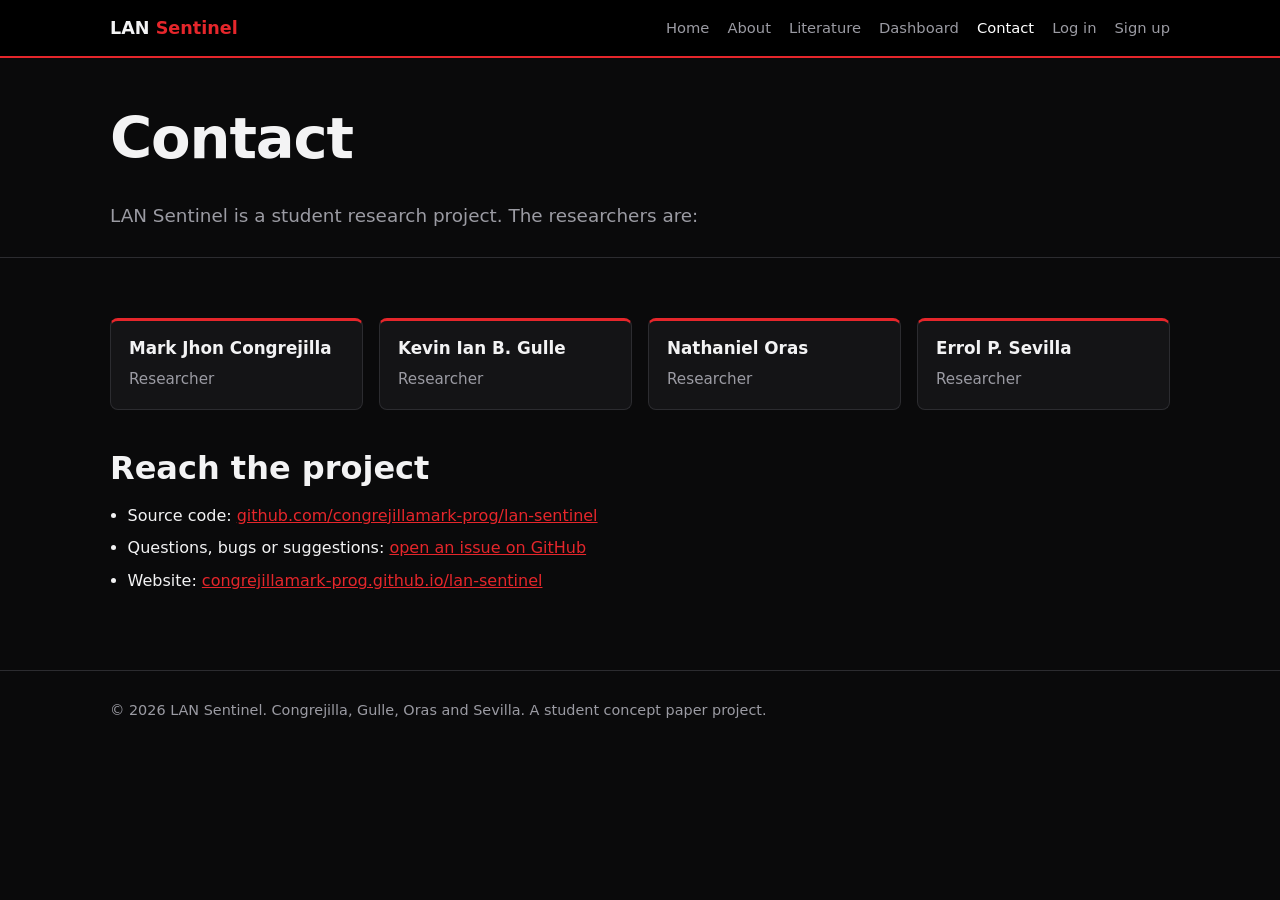
<file: pages/contact.html>
<!DOCTYPE html>
<html lang="en"><head><meta charset="utf-8"><meta name="viewport" content="width=device-width,initial-scale=1">
<title>LAN Sentinel | Contact</title><link rel="stylesheet" href="../assets/css/sentinel.css"></head>
<body>
<header class="top"><div class="wrap"><b>LAN <span>Sentinel</span></b><a href="../index.html">Home</a><a href="about.html">About</a><a href="literature.html">Literature</a><a href="dashboard.html">Dashboard</a><a class="on" href="contact.html">Contact</a><a href="login.html">Log in</a><a href="signup.html">Sign up</a></div></header>
<main>
<section class="head"><div class="wrap"><h1>Contact</h1>
<p class="lead">LAN Sentinel is a student research project. The researchers are:</p></div></section>
<section><div class="wrap">
<div class="grid">
<div class="card red"><h3>Mark Jhon Congrejilla</h3><p>Researcher</p></div>
<div class="card red"><h3>Kevin Ian B. Gulle</h3><p>Researcher</p></div>
<div class="card red"><h3>Nathaniel Oras</h3><p>Researcher</p></div>
<div class="card red"><h3>Errol P. Sevilla</h3><p>Researcher</p></div>
</div>
<h2 style="margin-top:40px">Reach the project</h2>
<ul>
<li>Source code: <a href="https://github.com/congrejillamark-prog/lan-sentinel">github.com/congrejillamark-prog/lan-sentinel</a></li>
<li>Questions, bugs or suggestions: <a href="https://github.com/congrejillamark-prog/lan-sentinel/issues">open an issue on GitHub</a></li>
<li>Website: <a href="https://congrejillamark-prog.github.io/lan-sentinel/index.html">congrejillamark-prog.github.io/lan-sentinel</a></li>
</ul></div></section>
</main>
<footer><div class="wrap">© 2026 LAN Sentinel. Congrejilla, Gulle, Oras and Sevilla. A student concept paper project.</div></footer>
</body></html>
</file>
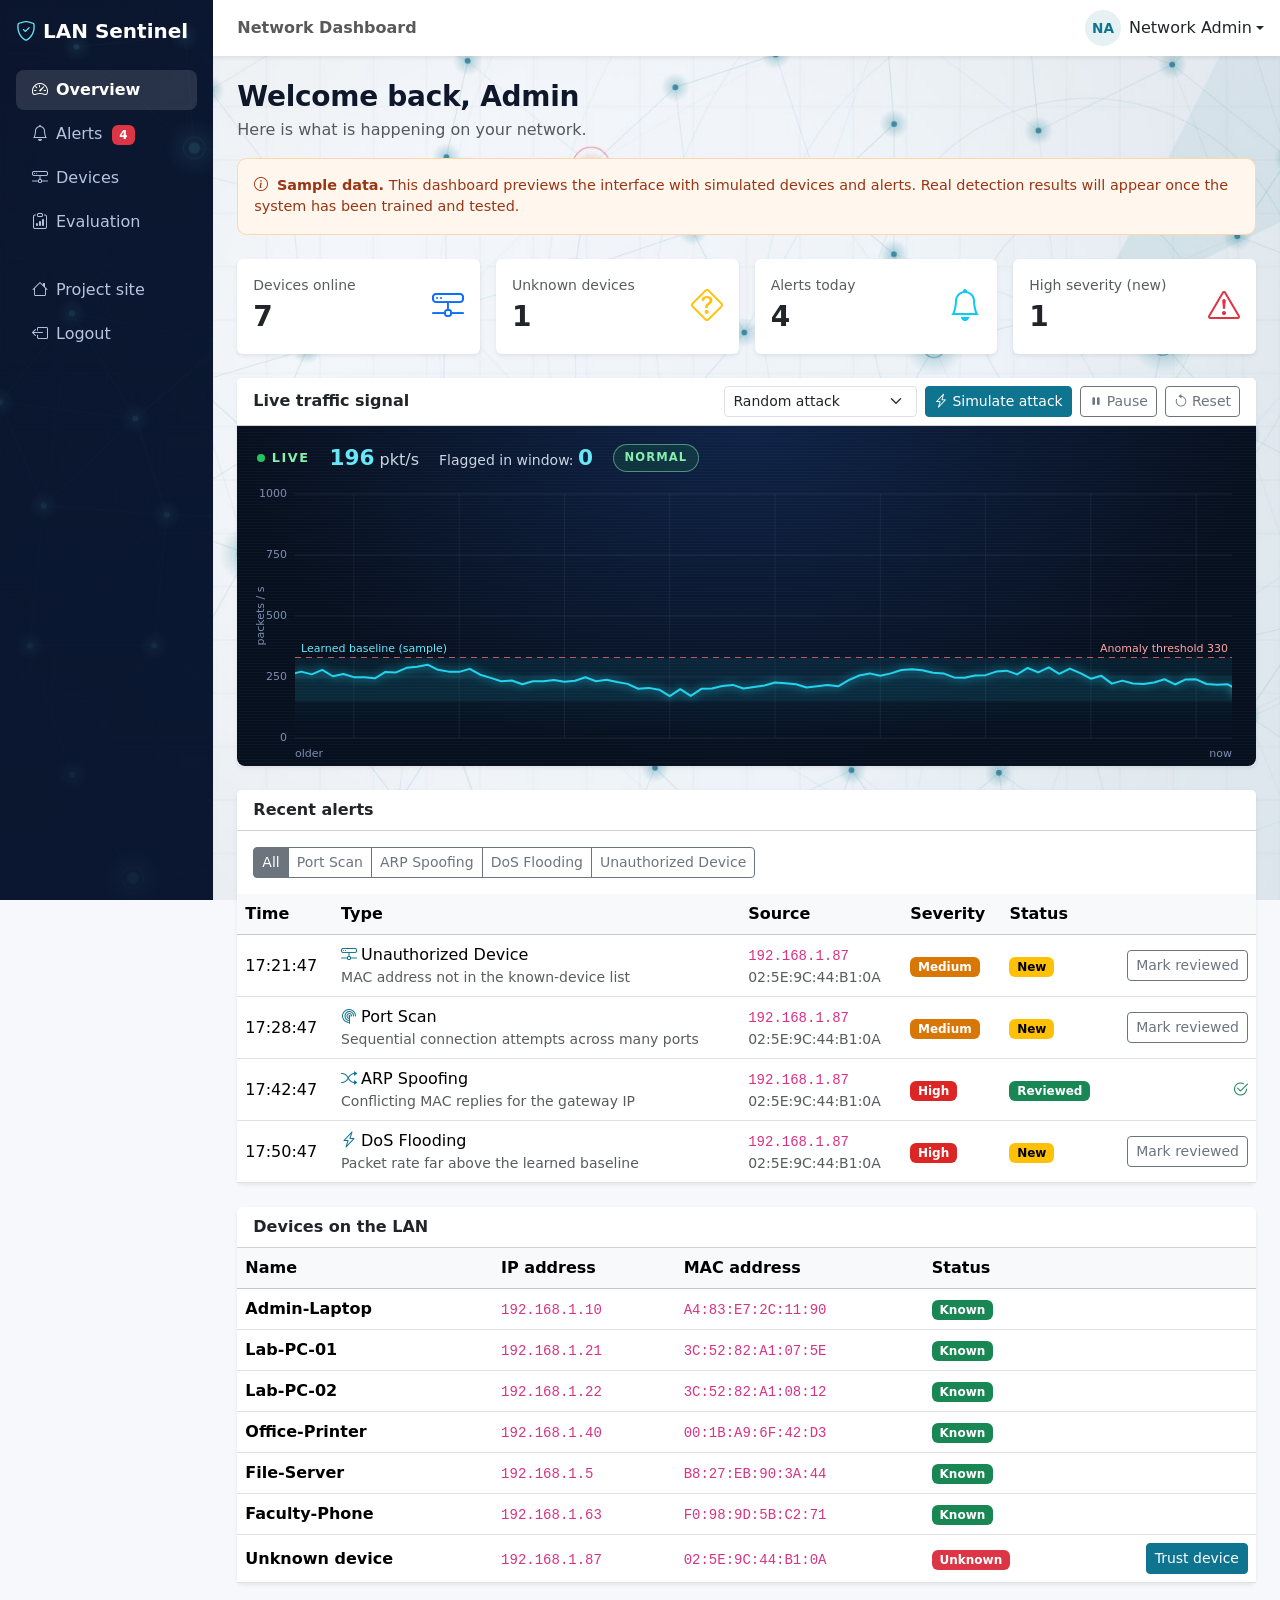
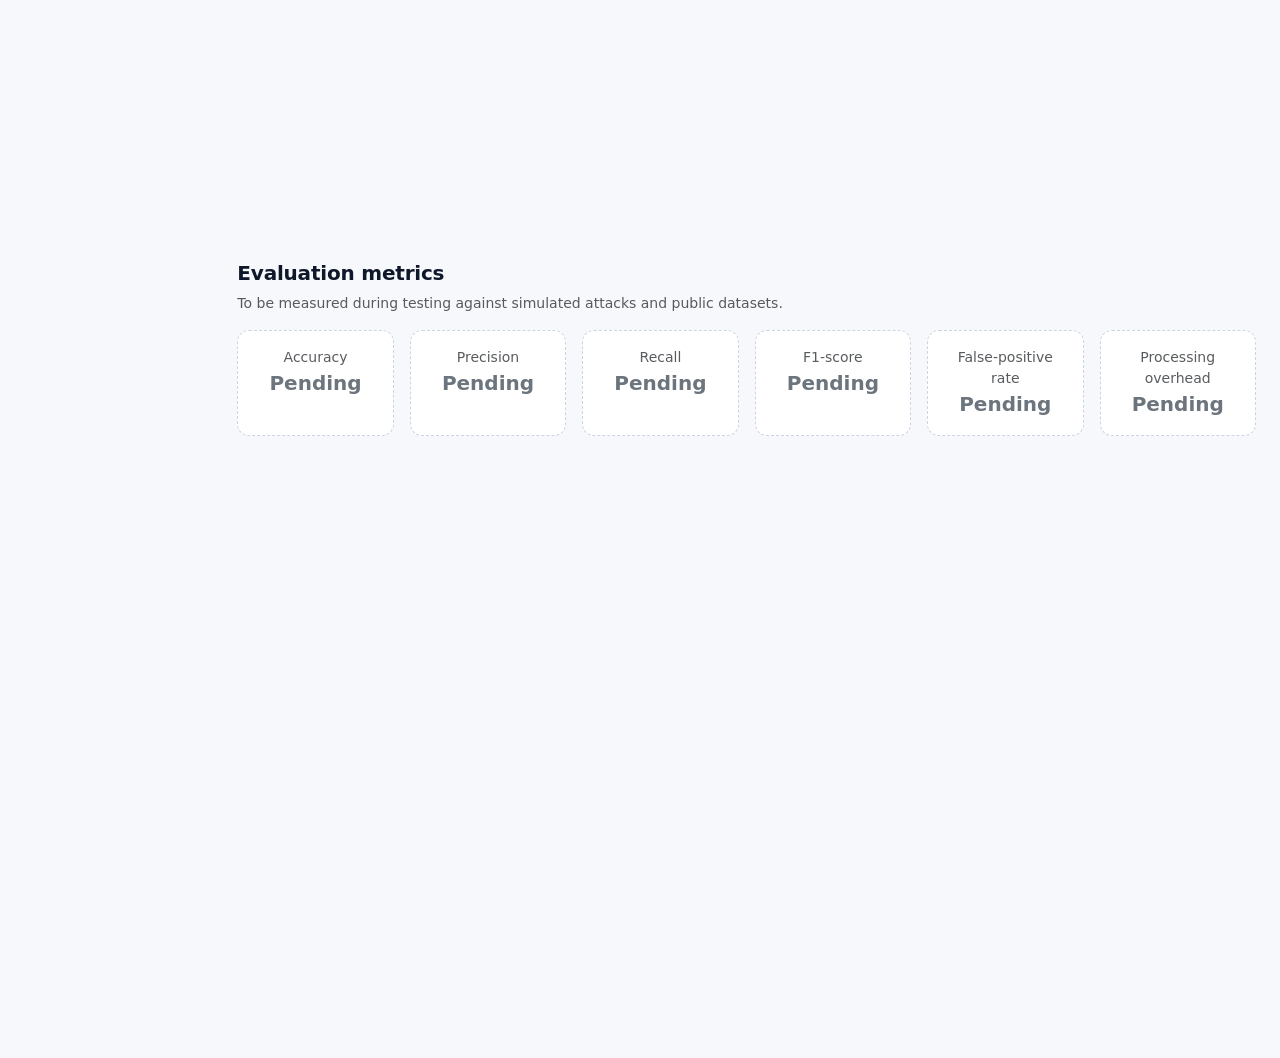
<file: pages/dashboard.html>
<!DOCTYPE html>
<html lang="en">
<head>
  <meta charset="UTF-8">
  <meta name="viewport" content="width=device-width, initial-scale=1">
  <meta name="description" content="LAN Sentinel: an AI-based network intrusion detection system for local area networks using traffic anomaly analysis.">
  <title>LAN Sentinel | Dashboard</title>
  <link rel="icon" type="image/svg+xml" href="../assets/images/favicon.svg">
  <link href="../assets/css/bootstrap.min.css" rel="stylesheet">
  <link href="../assets/css/bootstrap-icons.min.css" rel="stylesheet">
  <link href="../assets/css/style.css" rel="stylesheet">
</head>
<body data-page="dashboard" data-base="../">
  <div class="container-fluid">
    <div class="row">

      <!-- Sidebar (desktop) -->
      <aside class="col-lg-2 d-none d-lg-block sidebar p-3">
        <a href="../index.html" class="text-white text-decoration-none fw-bold fs-5 d-block mb-4"><i class="bi bi-shield-check text-accent"></i> LAN Sentinel</a>
        <ul class="nav nav-pills flex-column gap-1">
          <li class="nav-item"><a href="#overview" class="nav-link  active"><i class="bi bi-speedometer2 me-2"></i>Overview</a></li>
          <li class="nav-item"><a href="#alerts" class="nav-link "><i class="bi bi-bell me-2"></i>Alerts <span class="badge text-bg-danger ms-1" id="alertCount">0</span></a></li>
          <li class="nav-item"><a href="#devices" class="nav-link "><i class="bi bi-hdd-network me-2"></i>Devices</a></li>
          <li class="nav-item"><a href="#evaluation" class="nav-link "><i class="bi bi-clipboard-data me-2"></i>Evaluation</a></li>
          <li class="nav-item mt-4"><a href="../index.html" class="nav-link "><i class="bi bi-house me-2"></i>Project site</a></li>
          <li class="nav-item"><a href="login.html" class="nav-link "><i class="bi bi-box-arrow-left me-2"></i>Logout</a></li>
        </ul>
      </aside>

      <!-- Main -->
      <main class="col-lg-10 p-0">
        <!-- Top bar -->
        <nav class="navbar bg-white shadow-sm px-3 sticky-top">
          <button class="btn btn-outline-secondary d-lg-none" type="button" data-bs-toggle="offcanvas" data-bs-target="#mobileMenu" aria-controls="mobileMenu" aria-label="Open menu"><i class="bi bi-list"></i></button>
          <span class="navbar-text fw-semibold d-none d-sm-inline ms-2">Network Dashboard</span>
          <div class="dropdown ms-auto">
            <a href="#" class="d-flex align-items-center text-decoration-none text-dark dropdown-toggle" data-bs-toggle="dropdown" aria-expanded="false">
              <span class="member-avatar me-2" style="width:36px;height:36px;font-size:.85rem;">NA</span>
              <span>Network Admin</span>
            </a>
            <ul class="dropdown-menu dropdown-menu-end">
              <li><a class="dropdown-item" href="#">Profile</a></li>
              <li><a class="dropdown-item" href="#">Settings</a></li>
              <li><hr class="dropdown-divider"></li>
              <li><a class="dropdown-item" href="login.html">Logout</a></li>
            </ul>
          </div>
        </nav>

        <div class="p-4">
          <section id="overview" class="dash-section">
            <h3 class="fw-bold mb-1">Welcome back, Admin</h3>
            <p class="text-muted mb-3">Here is what is happening on your network.</p>
            <div class="dash-banner p-3 mb-4"><i class="bi bi-info-circle me-1"></i> <strong>Sample data.</strong> This dashboard previews the interface with simulated devices and alerts. Real detection results will appear once the system has been trained and tested.</div>

            <!-- Stat cards -->
            <div class="row g-3 mb-4">
              <div class="col-sm-6 col-xl-3"><div class="card stat-card border-0 shadow-sm"><div class="card-body d-flex justify-content-between align-items-center">
                <div><div class="text-muted small">Devices online</div><div class="fs-3 fw-bold" id="statDevices">0</div></div><i class="bi bi-hdd-network text-primary"></i></div></div></div>
              <div class="col-sm-6 col-xl-3"><div class="card stat-card border-0 shadow-sm"><div class="card-body d-flex justify-content-between align-items-center">
                <div><div class="text-muted small">Unknown devices</div><div class="fs-3 fw-bold" id="statUnknown">0</div></div><i class="bi bi-question-diamond text-warning"></i></div></div></div>
              <div class="col-sm-6 col-xl-3"><div class="card stat-card border-0 shadow-sm"><div class="card-body d-flex justify-content-between align-items-center">
                <div><div class="text-muted small">Alerts today</div><div class="fs-3 fw-bold" id="statAlerts">0</div></div><i class="bi bi-bell text-info"></i></div></div></div>
              <div class="col-sm-6 col-xl-3"><div class="card stat-card border-0 shadow-sm"><div class="card-body d-flex justify-content-between align-items-center">
                <div><div class="text-muted small">High severity (new)</div><div class="fs-3 fw-bold" id="statHigh">0</div></div><i class="bi bi-exclamation-triangle text-danger"></i></div></div></div>
            </div>

            <div class="card border-0 shadow-sm mb-4">
              <div class="card-header bg-white fw-semibold d-flex flex-wrap justify-content-between align-items-center gap-2">
                <span>Live traffic signal</span>
                <div class="d-flex flex-wrap gap-2">
                  <label for="attackType" class="visually-hidden">Attack type to simulate</label>
                  <select id="attackType" class="form-select form-select-sm w-auto">
                    <option value="random">Random attack</option>
                    <option>Port Scan</option>
                    <option>ARP Spoofing</option>
                    <option>DoS Flooding</option>
                    <option>Unauthorized Device</option>
                  </select>
                  <button class="btn btn-sm btn-brand" id="simulateBtn" type="button"><i class="bi bi-lightning-charge me-1"></i>Simulate attack</button>
                  <button class="btn btn-sm btn-outline-secondary" id="pauseBtn" type="button"><i class="bi bi-pause-fill me-1"></i>Pause</button>
                  <button class="btn btn-sm btn-outline-secondary" id="resetBtn" type="button"><i class="bi bi-arrow-counterclockwise me-1"></i>Reset</button>
                </div>
              </div>
              <div class="signal-panel">
                <div class="sig-top">
                  <span class="sig-live" id="sigLive"><span class="pulse-dot"></span> LIVE</span>
                  <span class="sig-read"><b id="sigPps">0</b> pkt/s</span>
                  <span class="sig-read small">Flagged in window: <b id="sigFlag">0</b></span>
                  <span class="sig-chip sig-ok ms-auto" id="sigStatus" role="status">NORMAL</span>
                </div>
                <canvas id="signalCanvas" role="img" aria-label="Live line chart of network traffic in packets per second. Values above the dashed threshold are flagged as anomalies in red."></canvas>
              </div>
            </div>
          </section>

          <section id="alerts" class="dash-section mb-4">
            <div class="card border-0 shadow-sm">
              <div class="card-header bg-white fw-semibold">Recent alerts</div>
              <div class="card-body pb-0">
                <div class="btn-group flex-wrap" role="group" aria-label="Filter alerts by type">
                  <button type="button" class="btn btn-sm btn-outline-secondary active" data-filter="all">All</button>
                  <button type="button" class="btn btn-sm btn-outline-secondary" data-filter="Port Scan">Port Scan</button>
                  <button type="button" class="btn btn-sm btn-outline-secondary" data-filter="ARP Spoofing">ARP Spoofing</button>
                  <button type="button" class="btn btn-sm btn-outline-secondary" data-filter="DoS Flooding">DoS Flooding</button>
                  <button type="button" class="btn btn-sm btn-outline-secondary" data-filter="Unauthorized Device">Unauthorized Device</button>
                </div>
              </div>
              <div class="table-responsive">
                <table class="table table-hover align-middle mb-0 mt-3">
                  <thead class="table-light"><tr><th>Time</th><th>Type</th><th>Source</th><th>Severity</th><th>Status</th><th></th></tr></thead>
                  <tbody id="alertBody"></tbody>
                </table>
              </div>
            </div>
          </section>

          <section id="devices" class="dash-section mb-4">
            <div class="card border-0 shadow-sm">
              <div class="card-header bg-white fw-semibold">Devices on the LAN</div>
              <div class="table-responsive">
                <table class="table table-hover align-middle mb-0">
                  <thead class="table-light"><tr><th>Name</th><th>IP address</th><th class="d-none d-md-table-cell">MAC address</th><th>Status</th><th></th></tr></thead>
                  <tbody id="deviceBody"></tbody>
                </table>
              </div>
            </div>
          </section>

          <section id="evaluation" class="dash-section mb-2">
            <h5 class="fw-bold">Evaluation metrics</h5>
            <p class="text-muted small">To be measured during testing against simulated attacks and public datasets.</p>
            <div class="row g-3">
              <div class="col-6 col-md-4 col-xl-2"><div class="metric-tile p-3 text-center h-100"><div class="text-muted small">Accuracy</div><div class="fs-5 fw-bold text-secondary">Pending</div></div></div>
              <div class="col-6 col-md-4 col-xl-2"><div class="metric-tile p-3 text-center h-100"><div class="text-muted small">Precision</div><div class="fs-5 fw-bold text-secondary">Pending</div></div></div>
              <div class="col-6 col-md-4 col-xl-2"><div class="metric-tile p-3 text-center h-100"><div class="text-muted small">Recall</div><div class="fs-5 fw-bold text-secondary">Pending</div></div></div>
              <div class="col-6 col-md-4 col-xl-2"><div class="metric-tile p-3 text-center h-100"><div class="text-muted small">F1-score</div><div class="fs-5 fw-bold text-secondary">Pending</div></div></div>
              <div class="col-6 col-md-4 col-xl-2"><div class="metric-tile p-3 text-center h-100"><div class="text-muted small">False-positive rate</div><div class="fs-5 fw-bold text-secondary">Pending</div></div></div>
              <div class="col-6 col-md-4 col-xl-2"><div class="metric-tile p-3 text-center h-100"><div class="text-muted small">Processing overhead</div><div class="fs-5 fw-bold text-secondary">Pending</div></div></div>
            </div>
          </section>
        </div>
      </main>
    </div>
  </div>

  <!-- Mobile sidebar -->
  <div class="offcanvas offcanvas-start text-bg-dark" tabindex="-1" id="mobileMenu" aria-labelledby="mobileMenuLabel" style="background: var(--navy) !important;">
    <div class="offcanvas-header">
      <h5 class="offcanvas-title" id="mobileMenuLabel"><i class="bi bi-shield-check text-accent"></i> LAN Sentinel</h5>
      <button type="button" class="btn-close btn-close-white" data-bs-dismiss="offcanvas" aria-label="Close"></button>
    </div>
    <div class="offcanvas-body sidebar" style="min-height:0;height:auto;position:static;">
      <ul class="nav nav-pills flex-column gap-1">
          <li class="nav-item"><a href="#overview" class="nav-link text-white active"><i class="bi bi-speedometer2 me-2"></i>Overview</a></li>
          <li class="nav-item"><a href="#alerts" class="nav-link text-white"><i class="bi bi-bell me-2"></i>Alerts <span class="badge text-bg-danger ms-1" id="alertCountM">0</span></a></li>
          <li class="nav-item"><a href="#devices" class="nav-link text-white"><i class="bi bi-hdd-network me-2"></i>Devices</a></li>
          <li class="nav-item"><a href="#evaluation" class="nav-link text-white"><i class="bi bi-clipboard-data me-2"></i>Evaluation</a></li>
          <li class="nav-item mt-4"><a href="../index.html" class="nav-link text-white"><i class="bi bi-house me-2"></i>Project site</a></li>
          <li class="nav-item"><a href="login.html" class="nav-link text-white"><i class="bi bi-box-arrow-left me-2"></i>Logout</a></li>
      </ul>
    </div>
  </div>

  <!-- Live status + toast -->
  <span class="visually-hidden" id="liveStatus" role="status" aria-live="polite"></span>
  <div class="toast-container position-fixed bottom-0 start-0 p-3" style="z-index:1090;">
    <div id="demoToast" class="toast align-items-center text-bg-dark border-0" role="alert" aria-live="assertive" aria-atomic="true">
      <div class="d-flex"><div class="toast-body"></div><button type="button" class="btn-close btn-close-white me-2 m-auto" data-bs-dismiss="toast" aria-label="Close"></button></div>
    </div>
  </div>

  <script src="../assets/js/bootstrap.bundle.min.js"></script>
  <script src="../assets/js/dashboard.js"></script>
  <script src="../assets/js/main.js"></script>
</body>
</html>
</file>
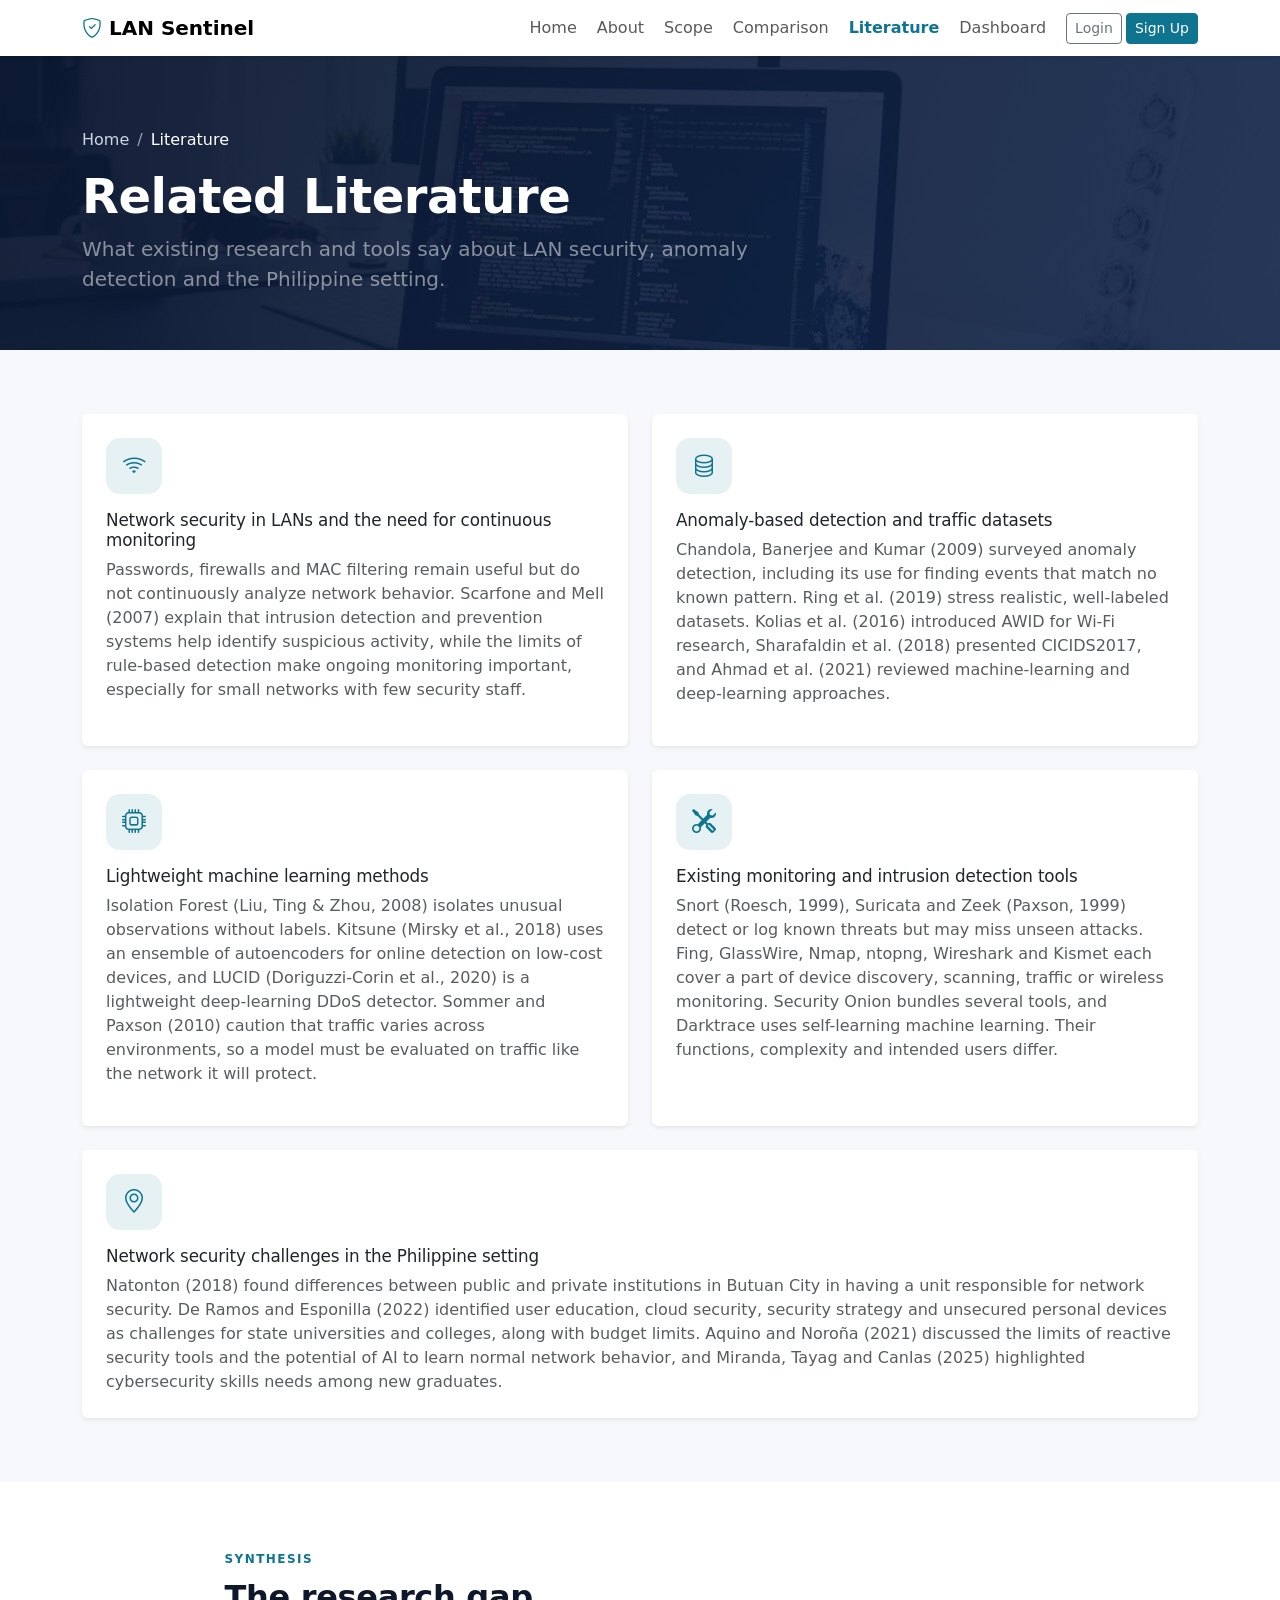
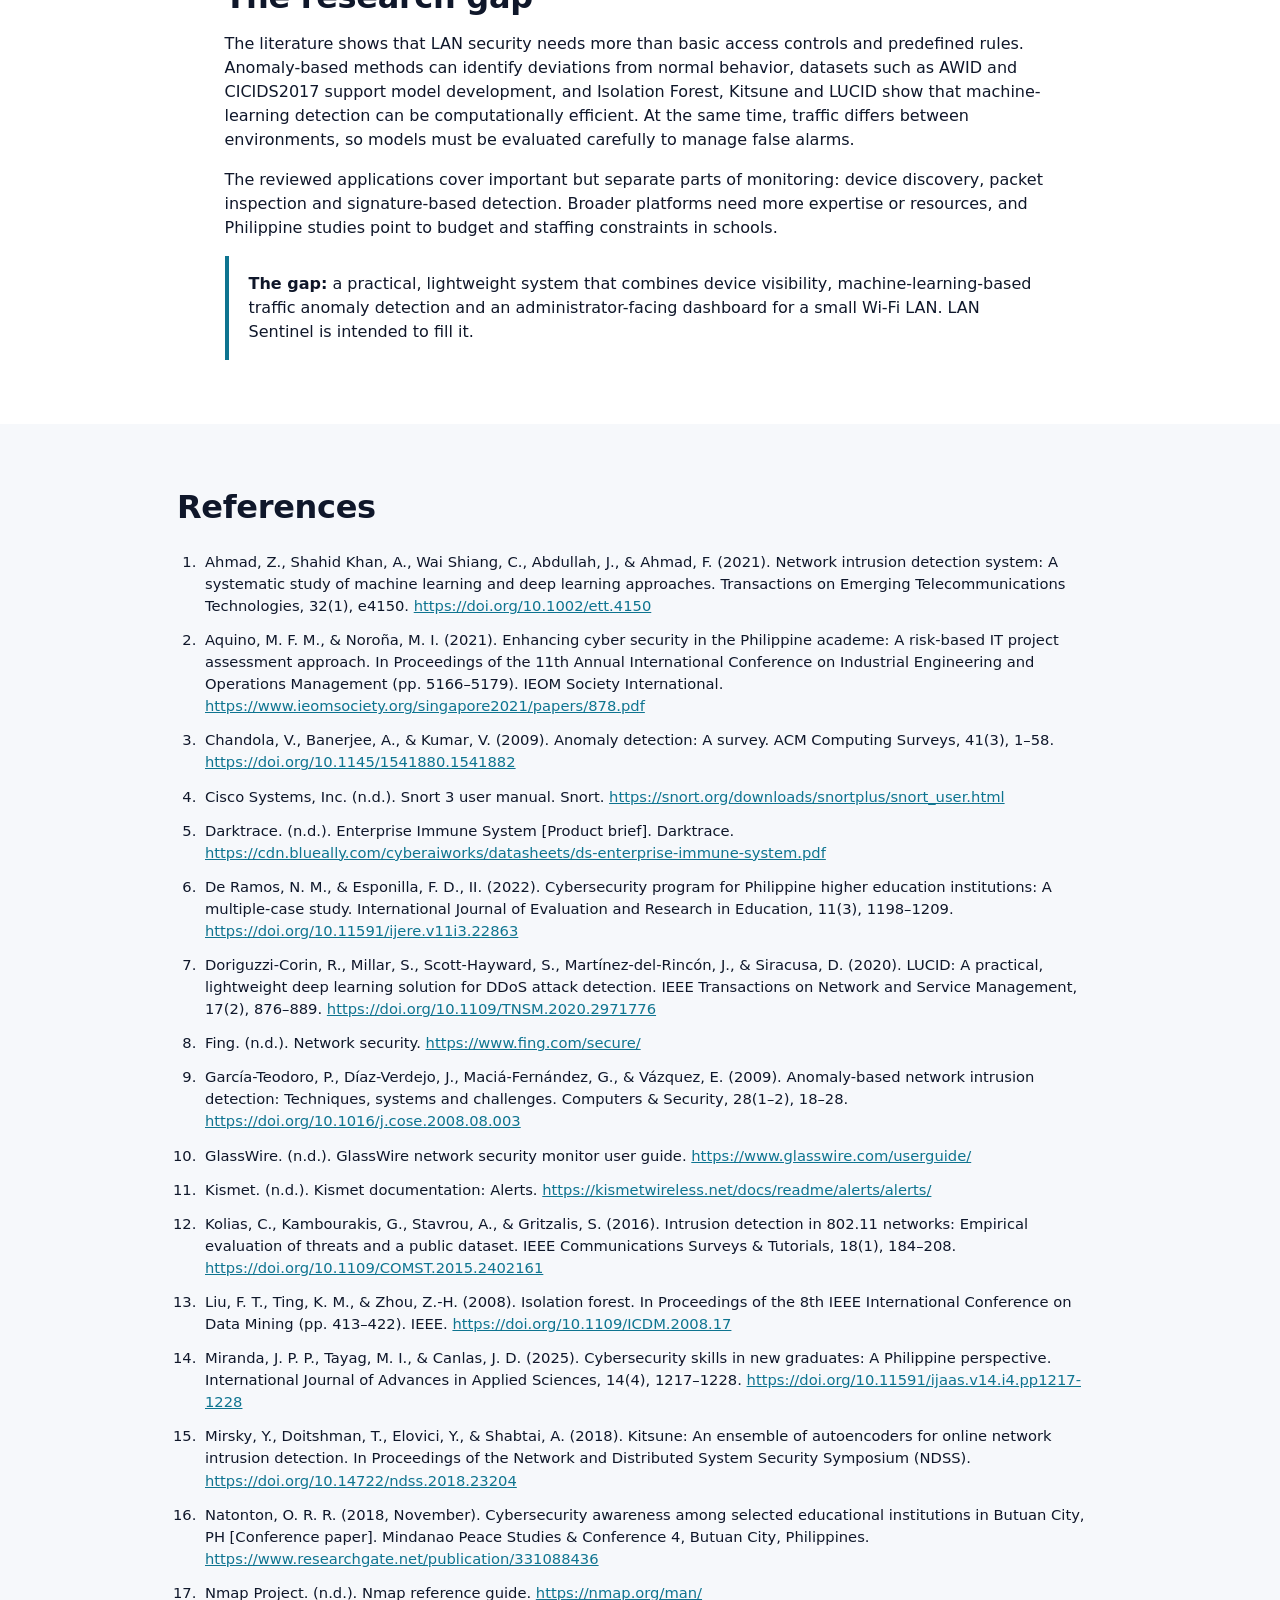
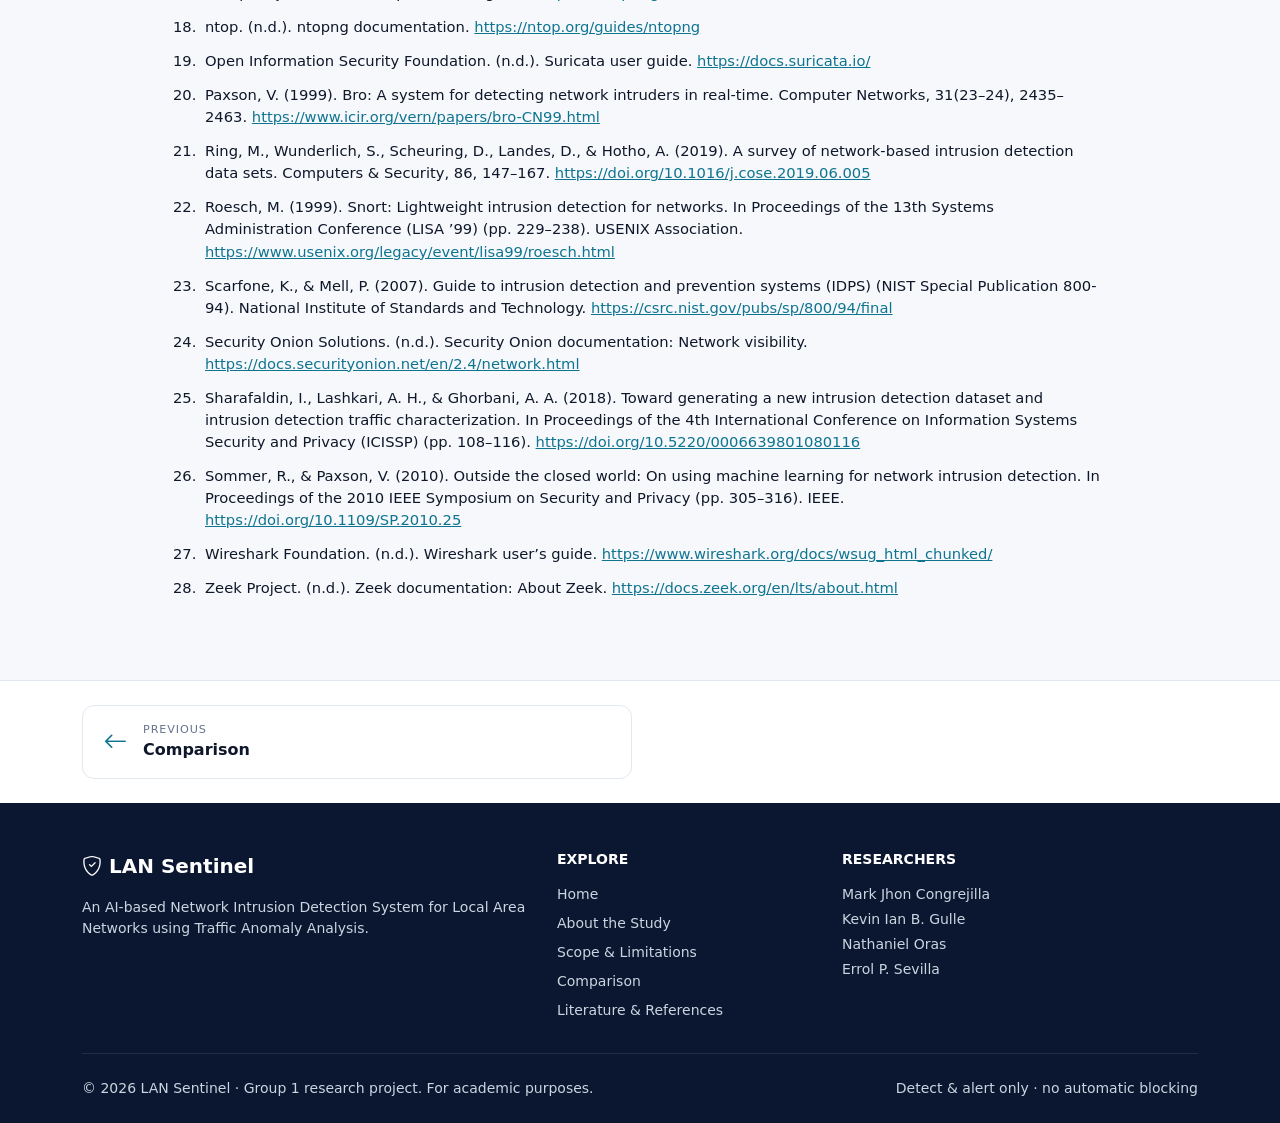
<file: pages/literature.html>
<!DOCTYPE html>
<html lang="en">
<head>
  <meta charset="UTF-8">
  <meta name="viewport" content="width=device-width, initial-scale=1">
  <meta name="description" content="LAN Sentinel: an AI-based network intrusion detection system for local area networks using traffic anomaly analysis.">
  <title>LAN Sentinel | Literature & References</title>
  <link rel="icon" type="image/svg+xml" href="../assets/images/favicon.svg">
  <link href="../assets/css/bootstrap.min.css" rel="stylesheet">
  <link href="../assets/css/bootstrap-icons.min.css" rel="stylesheet">
  <link href="../assets/css/style.css" rel="stylesheet">
</head>
<body data-page="literature" data-base="../">

  <!-- Navbar -->
  <nav class="navbar navbar-expand-lg bg-white shadow-sm sticky-top">
    <div class="container">
      <a class="navbar-brand fw-bold" href="../index.html"><i class="bi bi-shield-check"></i> LAN Sentinel</a>
      <button class="navbar-toggler" type="button" data-bs-toggle="collapse" data-bs-target="#mainNav" aria-controls="mainNav" aria-expanded="false" aria-label="Toggle navigation">
        <span class="navbar-toggler-icon"></span>
      </button>
      <div class="collapse navbar-collapse" id="mainNav">
        <ul class="navbar-nav ms-auto align-items-lg-center gap-lg-1">
          <li class="nav-item"><a class="nav-link" href="../index.html">Home</a></li>
          <li class="nav-item"><a class="nav-link" href="../pages/about.html">About</a></li>
          <li class="nav-item"><a class="nav-link" href="../pages/scope.html">Scope</a></li>
          <li class="nav-item"><a class="nav-link" href="../pages/comparison.html">Comparison</a></li>
          <li class="nav-item"><a class="nav-link" href="../pages/literature.html">Literature</a></li>
          <li class="nav-item"><a class="nav-link" href="../pages/dashboard.html">Dashboard</a></li>
          <li class="nav-item ms-lg-2"><a class="btn btn-outline-secondary btn-sm" href="../pages/login.html">Login</a></li>
          <li class="nav-item"><a class="btn btn-brand btn-sm" href="../pages/signup.html">Sign Up</a></li>
        </ul>
      </div>
    </div>
  </nav>

  <!-- Page header -->
  <header class="page-header">
    <div class="container">
      <nav aria-label="breadcrumb">
        <ol class="breadcrumb mb-3">
          <li class="breadcrumb-item"><a href="../index.html">Home</a></li>
          <li class="breadcrumb-item active" aria-current="page">Literature</li>
        </ol>
      </nav>
      <h1 class="fw-bold display-5">Related Literature</h1>
      <p class="lead mb-0 col-lg-8 text-white-50">What existing research and tools say about LAN security, anomaly detection and the Philippine setting.</p>
    </div>
  </header>

  <section class="py-5">
    <div class="container py-3">
      <div class="row g-4">
        <div class="col-lg-6 reveal"><div class="card h-100 border-0 shadow-sm rrl-card p-4">
          <span class="feature-icon mb-3"><i class="bi bi-wifi"></i></span>
          <h5>Network security in LANs and the need for continuous monitoring</h5>
          <p class="text-muted">Passwords, firewalls and MAC filtering remain useful but do not continuously analyze network behavior. Scarfone and Mell (2007) explain that intrusion detection and prevention systems help identify suspicious activity, while the limits of rule-based detection make ongoing monitoring important, especially for small networks with few security staff.</p></div></div>
        <div class="col-lg-6 reveal"><div class="card h-100 border-0 shadow-sm rrl-card p-4">
          <span class="feature-icon mb-3"><i class="bi bi-database"></i></span>
          <h5>Anomaly-based detection and traffic datasets</h5>
          <p class="text-muted">Chandola, Banerjee and Kumar (2009) surveyed anomaly detection, including its use for finding events that match no known pattern. Ring et al. (2019) stress realistic, well-labeled datasets. Kolias et al. (2016) introduced AWID for Wi-Fi research, Sharafaldin et al. (2018) presented CICIDS2017, and Ahmad et al. (2021) reviewed machine-learning and deep-learning approaches.</p></div></div>
        <div class="col-lg-6 reveal"><div class="card h-100 border-0 shadow-sm rrl-card p-4">
          <span class="feature-icon mb-3"><i class="bi bi-cpu"></i></span>
          <h5>Lightweight machine learning methods</h5>
          <p class="text-muted">Isolation Forest (Liu, Ting &amp; Zhou, 2008) isolates unusual observations without labels. Kitsune (Mirsky et al., 2018) uses an ensemble of autoencoders for online detection on low-cost devices, and LUCID (Doriguzzi-Corin et al., 2020) is a lightweight deep-learning DDoS detector. Sommer and Paxson (2010) caution that traffic varies across environments, so a model must be evaluated on traffic like the network it will protect.</p></div></div>
        <div class="col-lg-6 reveal"><div class="card h-100 border-0 shadow-sm rrl-card p-4">
          <span class="feature-icon mb-3"><i class="bi bi-tools"></i></span>
          <h5>Existing monitoring and intrusion detection tools</h5>
          <p class="text-muted">Snort (Roesch, 1999), Suricata and Zeek (Paxson, 1999) detect or log known threats but may miss unseen attacks. Fing, GlassWire, Nmap, ntopng, Wireshark and Kismet each cover a part of device discovery, scanning, traffic or wireless monitoring. Security Onion bundles several tools, and Darktrace uses self-learning machine learning. Their functions, complexity and intended users differ.</p></div></div>
        <div class="col-12 reveal"><div class="card border-0 shadow-sm rrl-card p-4">
          <span class="feature-icon mb-3"><i class="bi bi-geo-alt"></i></span>
          <h5>Network security challenges in the Philippine setting</h5>
          <p class="text-muted mb-0">Natonton (2018) found differences between public and private institutions in Butuan City in having a unit responsible for network security. De Ramos and Esponilla (2022) identified user education, cloud security, security strategy and unsecured personal devices as challenges for state universities and colleges, along with budget limits. Aquino and Noro&ntilde;a (2021) discussed the limits of reactive security tools and the potential of AI to learn normal network behavior, and Miranda, Tayag and Canlas (2025) highlighted cybersecurity skills needs among new graduates.</p></div></div>
      </div>
    </div>
  </section>

  <section class="py-5 bg-white">
    <div class="container py-3">
      <div class="row justify-content-center"><div class="col-lg-9 reveal">
        <span class="eyebrow">Synthesis</span>
        <h2 class="fw-bold mt-2 mb-3">The research gap</h2>
        <p>The literature shows that LAN security needs more than basic access controls and predefined rules. Anomaly-based methods can identify deviations from normal behavior, datasets such as AWID and CICIDS2017 support model development, and Isolation Forest, Kitsune and LUCID show that machine-learning detection can be computationally efficient. At the same time, traffic differs between environments, so models must be evaluated carefully to manage false alarms.</p>
        <p>The reviewed applications cover important but separate parts of monitoring: device discovery, packet inspection and signature-based detection. Broader platforms need more expertise or resources, and Philippine studies point to budget and staffing constraints in schools.</p>
        <div class="quote-block"><strong>The gap:</strong> a practical, lightweight system that combines device visibility, machine-learning-based traffic anomaly detection and an administrator-facing dashboard for a small Wi-Fi LAN. LAN Sentinel is intended to fill it.</div>
      </div></div>
    </div>
  </section>

  <section class="py-5" id="references">
    <div class="container py-3">
      <div class="row justify-content-center"><div class="col-lg-10">
        <h2 class="fw-bold mb-4">References</h2>
        <ol class="ref-list">
          <li>Ahmad, Z., Shahid Khan, A., Wai Shiang, C., Abdullah, J., &amp; Ahmad, F. (2021). Network intrusion detection system: A systematic study of machine learning and deep learning approaches. Transactions on Emerging Telecommunications Technologies, 32(1), e4150. <a href="https://doi.org/10.1002/ett.4150" target="_blank" rel="noopener">https://doi.org/10.1002/ett.4150</a></li>
          <li>Aquino, M. F. M., &amp; Noroña, M. I. (2021). Enhancing cyber security in the Philippine academe: A risk-based IT project assessment approach. In Proceedings of the 11th Annual International Conference on Industrial Engineering and Operations Management (pp. 5166–5179). IEOM Society International. <a href="https://www.ieomsociety.org/singapore2021/papers/878.pdf" target="_blank" rel="noopener">https://www.ieomsociety.org/singapore2021/papers/878.pdf</a></li>
          <li>Chandola, V., Banerjee, A., &amp; Kumar, V. (2009). Anomaly detection: A survey. ACM Computing Surveys, 41(3), 1–58. <a href="https://doi.org/10.1145/1541880.1541882" target="_blank" rel="noopener">https://doi.org/10.1145/1541880.1541882</a></li>
          <li>Cisco Systems, Inc. (n.d.). Snort 3 user manual. Snort. <a href="https://snort.org/downloads/snortplus/snort_user.html" target="_blank" rel="noopener">https://snort.org/downloads/snortplus/snort_user.html</a></li>
          <li>Darktrace. (n.d.). Enterprise Immune System [Product brief]. Darktrace. <a href="https://cdn.blueally.com/cyberaiworks/datasheets/ds-enterprise-immune-system.pdf" target="_blank" rel="noopener">https://cdn.blueally.com/cyberaiworks/datasheets/ds-enterprise-immune-system.pdf</a></li>
          <li>De Ramos, N. M., &amp; Esponilla, F. D., II. (2022). Cybersecurity program for Philippine higher education institutions: A multiple-case study. International Journal of Evaluation and Research in Education, 11(3), 1198–1209. <a href="https://doi.org/10.11591/ijere.v11i3.22863" target="_blank" rel="noopener">https://doi.org/10.11591/ijere.v11i3.22863</a></li>
          <li>Doriguzzi-Corin, R., Millar, S., Scott-Hayward, S., Martínez-del-Rincón, J., &amp; Siracusa, D. (2020). LUCID: A practical, lightweight deep learning solution for DDoS attack detection. IEEE Transactions on Network and Service Management, 17(2), 876–889. <a href="https://doi.org/10.1109/TNSM.2020.2971776" target="_blank" rel="noopener">https://doi.org/10.1109/TNSM.2020.2971776</a></li>
          <li>Fing. (n.d.). Network security. <a href="https://www.fing.com/secure/" target="_blank" rel="noopener">https://www.fing.com/secure/</a></li>
          <li>García-Teodoro, P., Díaz-Verdejo, J., Maciá-Fernández, G., &amp; Vázquez, E. (2009). Anomaly-based network intrusion detection: Techniques, systems and challenges. Computers &amp; Security, 28(1–2), 18–28. <a href="https://doi.org/10.1016/j.cose.2008.08.003" target="_blank" rel="noopener">https://doi.org/10.1016/j.cose.2008.08.003</a></li>
          <li>GlassWire. (n.d.). GlassWire network security monitor user guide. <a href="https://www.glasswire.com/userguide/" target="_blank" rel="noopener">https://www.glasswire.com/userguide/</a></li>
          <li>Kismet. (n.d.). Kismet documentation: Alerts. <a href="https://kismetwireless.net/docs/readme/alerts/alerts/" target="_blank" rel="noopener">https://kismetwireless.net/docs/readme/alerts/alerts/</a></li>
          <li>Kolias, C., Kambourakis, G., Stavrou, A., &amp; Gritzalis, S. (2016). Intrusion detection in 802.11 networks: Empirical evaluation of threats and a public dataset. IEEE Communications Surveys &amp; Tutorials, 18(1), 184–208. <a href="https://doi.org/10.1109/COMST.2015.2402161" target="_blank" rel="noopener">https://doi.org/10.1109/COMST.2015.2402161</a></li>
          <li>Liu, F. T., Ting, K. M., &amp; Zhou, Z.-H. (2008). Isolation forest. In Proceedings of the 8th IEEE International Conference on Data Mining (pp. 413–422). IEEE. <a href="https://doi.org/10.1109/ICDM.2008.17" target="_blank" rel="noopener">https://doi.org/10.1109/ICDM.2008.17</a></li>
          <li>Miranda, J. P. P., Tayag, M. I., &amp; Canlas, J. D. (2025). Cybersecurity skills in new graduates: A Philippine perspective. International Journal of Advances in Applied Sciences, 14(4), 1217–1228. <a href="https://doi.org/10.11591/ijaas.v14.i4.pp1217-1228" target="_blank" rel="noopener">https://doi.org/10.11591/ijaas.v14.i4.pp1217-1228</a></li>
          <li>Mirsky, Y., Doitshman, T., Elovici, Y., &amp; Shabtai, A. (2018). Kitsune: An ensemble of autoencoders for online network intrusion detection. In Proceedings of the Network and Distributed System Security Symposium (NDSS). <a href="https://doi.org/10.14722/ndss.2018.23204" target="_blank" rel="noopener">https://doi.org/10.14722/ndss.2018.23204</a></li>
          <li>Natonton, O. R. R. (2018, November). Cybersecurity awareness among selected educational institutions in Butuan City, PH [Conference paper]. Mindanao Peace Studies &amp; Conference 4, Butuan City, Philippines. <a href="https://www.researchgate.net/publication/331088436" target="_blank" rel="noopener">https://www.researchgate.net/publication/331088436</a></li>
          <li>Nmap Project. (n.d.). Nmap reference guide. <a href="https://nmap.org/man/" target="_blank" rel="noopener">https://nmap.org/man/</a></li>
          <li>ntop. (n.d.). ntopng documentation. <a href="https://ntop.org/guides/ntopng" target="_blank" rel="noopener">https://ntop.org/guides/ntopng</a></li>
          <li>Open Information Security Foundation. (n.d.). Suricata user guide. <a href="https://docs.suricata.io/" target="_blank" rel="noopener">https://docs.suricata.io/</a></li>
          <li>Paxson, V. (1999). Bro: A system for detecting network intruders in real-time. Computer Networks, 31(23–24), 2435–2463. <a href="https://www.icir.org/vern/papers/bro-CN99.html" target="_blank" rel="noopener">https://www.icir.org/vern/papers/bro-CN99.html</a></li>
          <li>Ring, M., Wunderlich, S., Scheuring, D., Landes, D., &amp; Hotho, A. (2019). A survey of network-based intrusion detection data sets. Computers &amp; Security, 86, 147–167. <a href="https://doi.org/10.1016/j.cose.2019.06.005" target="_blank" rel="noopener">https://doi.org/10.1016/j.cose.2019.06.005</a></li>
          <li>Roesch, M. (1999). Snort: Lightweight intrusion detection for networks. In Proceedings of the 13th Systems Administration Conference (LISA ’99) (pp. 229–238). USENIX Association. <a href="https://www.usenix.org/legacy/event/lisa99/roesch.html" target="_blank" rel="noopener">https://www.usenix.org/legacy/event/lisa99/roesch.html</a></li>
          <li>Scarfone, K., &amp; Mell, P. (2007). Guide to intrusion detection and prevention systems (IDPS) (NIST Special Publication 800-94). National Institute of Standards and Technology. <a href="https://csrc.nist.gov/pubs/sp/800/94/final" target="_blank" rel="noopener">https://csrc.nist.gov/pubs/sp/800/94/final</a></li>
          <li>Security Onion Solutions. (n.d.). Security Onion documentation: Network visibility. <a href="https://docs.securityonion.net/en/2.4/network.html" target="_blank" rel="noopener">https://docs.securityonion.net/en/2.4/network.html</a></li>
          <li>Sharafaldin, I., Lashkari, A. H., &amp; Ghorbani, A. A. (2018). Toward generating a new intrusion detection dataset and intrusion detection traffic characterization. In Proceedings of the 4th International Conference on Information Systems Security and Privacy (ICISSP) (pp. 108–116). <a href="https://doi.org/10.5220/0006639801080116" target="_blank" rel="noopener">https://doi.org/10.5220/0006639801080116</a></li>
          <li>Sommer, R., &amp; Paxson, V. (2010). Outside the closed world: On using machine learning for network intrusion detection. In Proceedings of the 2010 IEEE Symposium on Security and Privacy (pp. 305–316). IEEE. <a href="https://doi.org/10.1109/SP.2010.25" target="_blank" rel="noopener">https://doi.org/10.1109/SP.2010.25</a></li>
          <li>Wireshark Foundation. (n.d.). Wireshark user’s guide. <a href="https://www.wireshark.org/docs/wsug_html_chunked/" target="_blank" rel="noopener">https://www.wireshark.org/docs/wsug_html_chunked/</a></li>
          <li>Zeek Project. (n.d.). Zeek documentation: About Zeek. <a href="https://docs.zeek.org/en/lts/about.html" target="_blank" rel="noopener">https://docs.zeek.org/en/lts/about.html</a></li>
        </ol>
      </div></div>
    </div>
  </section>

  <!-- Footer -->
  <footer class="site-footer pt-5 pb-4">
    <div class="container">
      <div class="row g-4">
        <div class="col-lg-5">
          <a class="text-white fw-bold fs-5 text-decoration-none" href="../index.html"><i class="bi bi-shield-check"></i> LAN Sentinel</a>
          <p class="mt-3 mb-0 small">An AI-based Network Intrusion Detection System for Local Area Networks using Traffic Anomaly Analysis.</p>
        </div>
        <div class="col-6 col-lg-3">
          <h6 class="text-uppercase small fw-bold mb-3">Explore</h6>
          <ul class="list-unstyled small mb-0">
            <li class="mb-2"><a href="../index.html">Home</a></li>
            <li class="mb-2"><a href="../pages/about.html">About the Study</a></li>
            <li class="mb-2"><a href="../pages/scope.html">Scope &amp; Limitations</a></li>
            <li class="mb-2"><a href="../pages/comparison.html">Comparison</a></li>
            <li class="mb-2"><a href="../pages/literature.html">Literature &amp; References</a></li>
          </ul>
        </div>
        <div class="col-6 col-lg-4">
          <h6 class="text-uppercase small fw-bold mb-3">Researchers</h6>
          <ul class="list-unstyled small mb-0">
            <li class="mb-1">Mark Jhon Congrejilla</li>
            <li class="mb-1">Kevin Ian B. Gulle</li>
            <li class="mb-1">Nathaniel Oras</li>
            <li class="mb-1">Errol P. Sevilla</li>
          </ul>
        </div>
      </div>
      <hr class="border-secondary my-4">
      <div class="d-flex flex-column flex-md-row justify-content-between gap-2 small">
        <span>&copy; <span data-year>2026</span> LAN Sentinel &middot; Group 1 research project. For academic purposes.</span>
        <span>Detect &amp; alert only &middot; no automatic blocking</span>
      </div>
    </div>
  </footer>

  <script src="../assets/js/bootstrap.bundle.min.js"></script>
  <script src="../assets/js/main.js"></script>
</body>
</html>
</file>
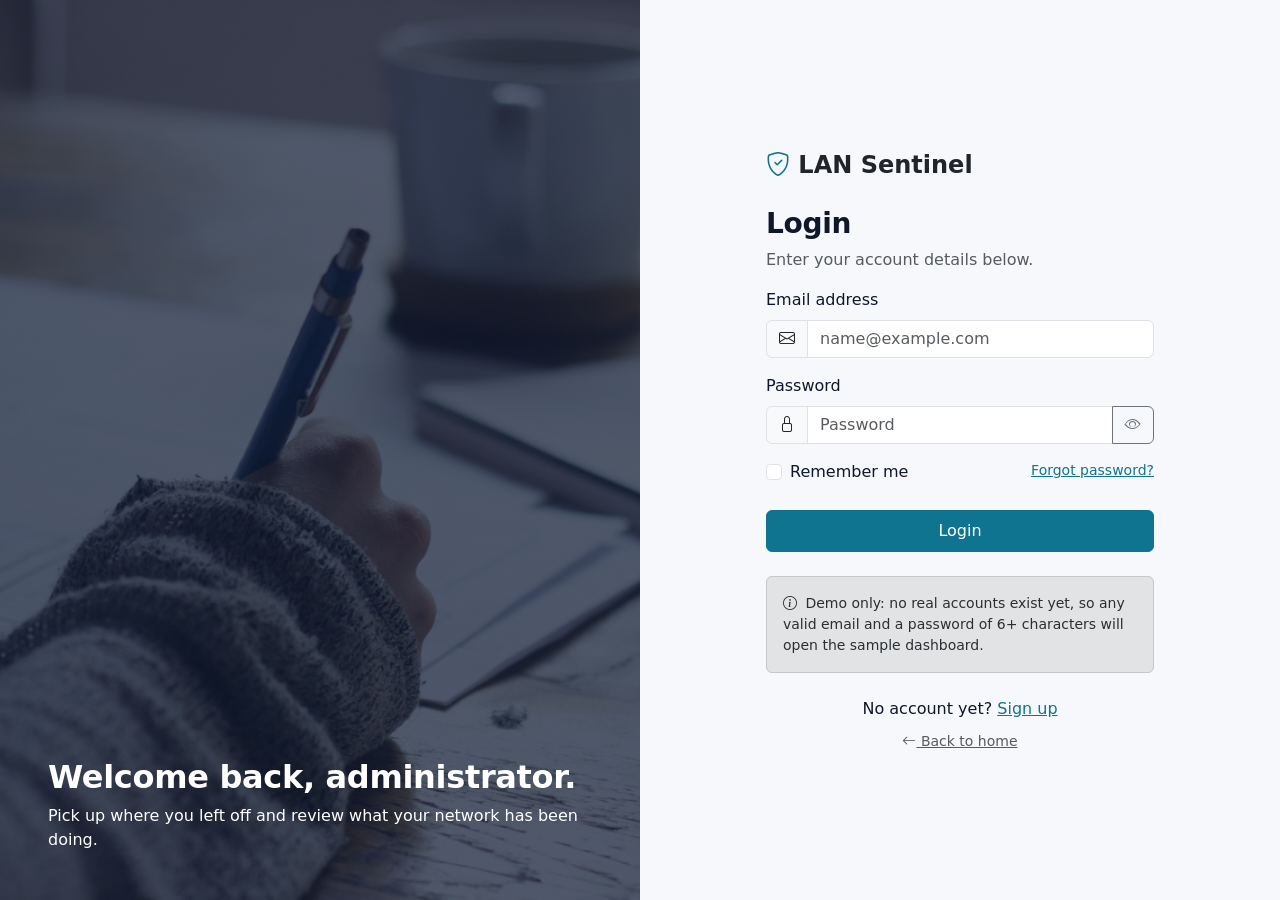
<file: pages/login.html>
<!DOCTYPE html>
<html lang="en">
<head>
  <meta charset="UTF-8">
  <meta name="viewport" content="width=device-width, initial-scale=1">
  <meta name="description" content="LAN Sentinel: an AI-based network intrusion detection system for local area networks using traffic anomaly analysis.">
  <title>LAN Sentinel | Login</title>
  <link rel="icon" type="image/svg+xml" href="../assets/images/favicon.svg">
  <link href="../assets/css/bootstrap.min.css" rel="stylesheet">
  <link href="../assets/css/bootstrap-icons.min.css" rel="stylesheet">
  <link href="../assets/css/style.css" rel="stylesheet">
</head>
<body data-page="login" data-base="../">
  <div class="container-fluid">
    <div class="row auth-wrapper">
      <!-- Image side -->
      <div class="col-lg-6 auth-image login d-flex align-items-end p-5">
        <div class="text-white">
          <h2 class="fw-bold">Welcome back, administrator.</h2>
          <p class="mb-0">Pick up where you left off and review what your network has been doing.</p>
        </div>
      </div>

      <!-- Form side -->
      <div class="col-lg-6 d-flex align-items-center justify-content-center py-5">
        <div class="w-100 px-3" style="max-width: 420px;">
          <a href="../index.html" class="navbar-brand fw-bold fs-4 text-decoration-none text-dark d-block mb-4"><i class="bi bi-shield-check text-brand"></i> LAN Sentinel</a>
          <h3 class="fw-bold">Login</h3>
          <p class="text-muted">Enter your account details below.</p>

          <form data-auth="login" novalidate>
            <div class="mb-3">
              <label for="email" class="form-label">Email address</label>
              <div class="input-group has-validation">
                <span class="input-group-text"><i class="bi bi-envelope"></i></span>
                <input type="email" class="form-control" id="email" placeholder="name@example.com" required autocomplete="email">
                <div class="invalid-feedback">Please enter a valid email address.</div>
              </div>
            </div>
            <div class="mb-3">
              <label for="password" class="form-label">Password</label>
              <div class="input-group has-validation">
                <span class="input-group-text"><i class="bi bi-lock"></i></span>
                <input type="password" class="form-control" id="password" placeholder="Password" required minlength="6" autocomplete="current-password">
                <button class="btn btn-outline-secondary" type="button" data-toggle-pass="#password" aria-label="Show password"><i class="bi bi-eye"></i></button>
                <div class="invalid-feedback">Password must be at least 6 characters.</div>
              </div>
            </div>
            <div class="d-flex justify-content-between mb-4">
              <div class="form-check">
                <input class="form-check-input" type="checkbox" id="remember">
                <label class="form-check-label" for="remember">Remember me</label>
              </div>
              <a href="#" class="small">Forgot password?</a>
            </div>
            <button type="submit" class="btn btn-brand w-100 py-2">Login</button>
          </form>

          <div class="alert alert-secondary small mt-4 mb-0"><i class="bi bi-info-circle me-1"></i> Demo only: no real accounts exist yet, so any valid email and a password of 6+ characters will open the sample dashboard.</div>
          <p class="text-center mt-4 mb-0">No account yet? <a href="signup.html">Sign up</a></p>
          <p class="text-center mt-2 mb-0"><a href="../index.html" class="small text-muted"><i class="bi bi-arrow-left"></i> Back to home</a></p>
        </div>
      </div>
    </div>
  </div>
  <script src="../assets/js/bootstrap.bundle.min.js"></script>
  <script src="../assets/js/auth.js"></script>
</body>
</html>
</file>
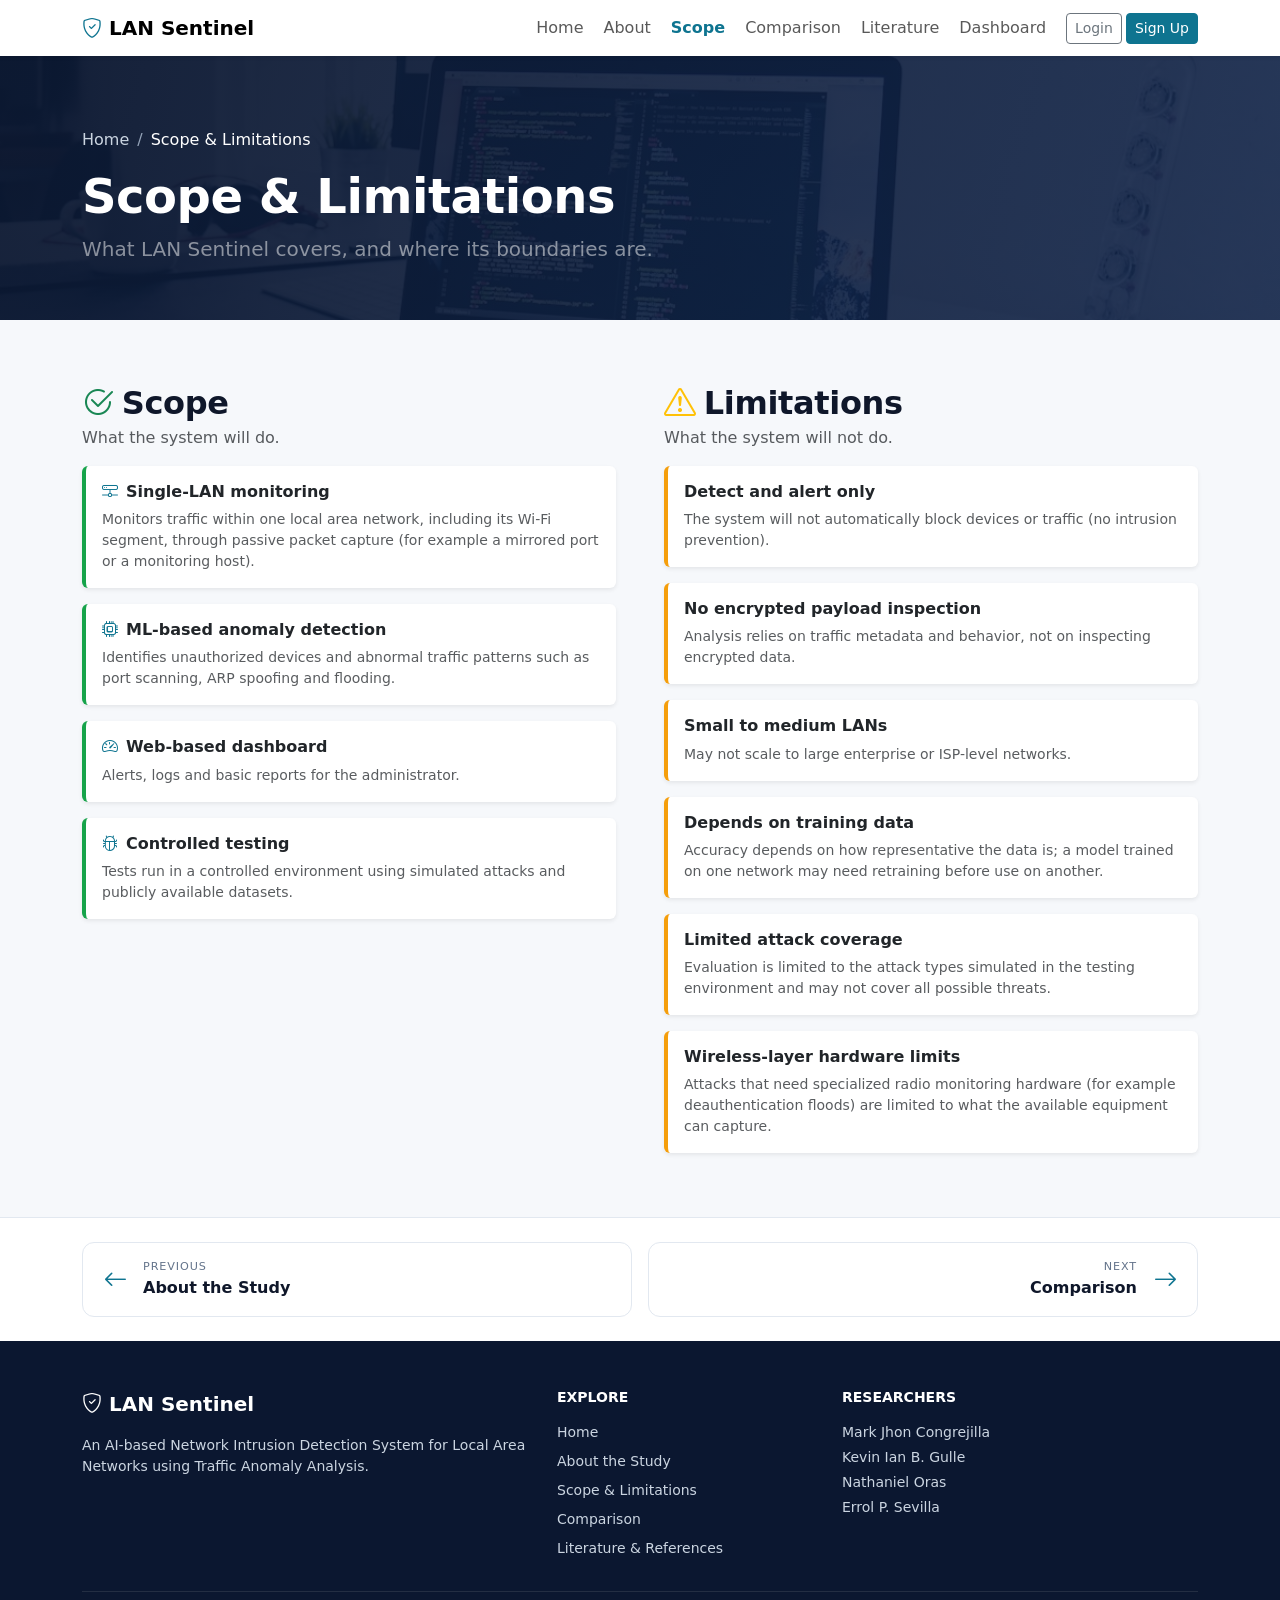
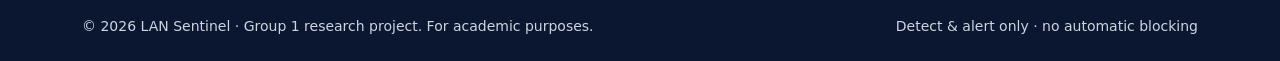
<file: pages/scope.html>
<!DOCTYPE html>
<html lang="en">
<head>
  <meta charset="UTF-8">
  <meta name="viewport" content="width=device-width, initial-scale=1">
  <meta name="description" content="LAN Sentinel: an AI-based network intrusion detection system for local area networks using traffic anomaly analysis.">
  <title>LAN Sentinel | Scope & Limitations</title>
  <link rel="icon" type="image/svg+xml" href="../assets/images/favicon.svg">
  <link href="../assets/css/bootstrap.min.css" rel="stylesheet">
  <link href="../assets/css/bootstrap-icons.min.css" rel="stylesheet">
  <link href="../assets/css/style.css" rel="stylesheet">
</head>
<body data-page="scope" data-base="../">

  <!-- Navbar -->
  <nav class="navbar navbar-expand-lg bg-white shadow-sm sticky-top">
    <div class="container">
      <a class="navbar-brand fw-bold" href="../index.html"><i class="bi bi-shield-check"></i> LAN Sentinel</a>
      <button class="navbar-toggler" type="button" data-bs-toggle="collapse" data-bs-target="#mainNav" aria-controls="mainNav" aria-expanded="false" aria-label="Toggle navigation">
        <span class="navbar-toggler-icon"></span>
      </button>
      <div class="collapse navbar-collapse" id="mainNav">
        <ul class="navbar-nav ms-auto align-items-lg-center gap-lg-1">
          <li class="nav-item"><a class="nav-link" href="../index.html">Home</a></li>
          <li class="nav-item"><a class="nav-link" href="../pages/about.html">About</a></li>
          <li class="nav-item"><a class="nav-link" href="../pages/scope.html">Scope</a></li>
          <li class="nav-item"><a class="nav-link" href="../pages/comparison.html">Comparison</a></li>
          <li class="nav-item"><a class="nav-link" href="../pages/literature.html">Literature</a></li>
          <li class="nav-item"><a class="nav-link" href="../pages/dashboard.html">Dashboard</a></li>
          <li class="nav-item ms-lg-2"><a class="btn btn-outline-secondary btn-sm" href="../pages/login.html">Login</a></li>
          <li class="nav-item"><a class="btn btn-brand btn-sm" href="../pages/signup.html">Sign Up</a></li>
        </ul>
      </div>
    </div>
  </nav>

  <!-- Page header -->
  <header class="page-header">
    <div class="container">
      <nav aria-label="breadcrumb">
        <ol class="breadcrumb mb-3">
          <li class="breadcrumb-item"><a href="../index.html">Home</a></li>
          <li class="breadcrumb-item active" aria-current="page">Scope &amp; Limitations</li>
        </ol>
      </nav>
      <h1 class="fw-bold display-5">Scope & Limitations</h1>
      <p class="lead mb-0 col-lg-8 text-white-50">What LAN Sentinel covers, and where its boundaries are.</p>
    </div>
  </header>

  <section class="py-5">
    <div class="container py-3">
      <div class="row gx-lg-5 gy-4">
        <div class="col-lg-6 reveal">
          <h2 class="fw-bold mb-1"><i class="bi bi-check2-circle text-success me-2"></i>Scope</h2>
          <p class="text-muted">What the system will do.</p>
          <div class="d-grid gap-3">
            <div class="card border-0 shadow-sm scope-card"><div class="card-body"><h6 class="fw-bold"><i class="bi bi-hdd-network text-brand me-2"></i>Single-LAN monitoring</h6><p class="small text-muted mb-0">Monitors traffic within one local area network, including its Wi-Fi segment, through passive packet capture (for example a mirrored port or a monitoring host).</p></div></div>
            <div class="card border-0 shadow-sm scope-card"><div class="card-body"><h6 class="fw-bold"><i class="bi bi-cpu text-brand me-2"></i>ML-based anomaly detection</h6><p class="small text-muted mb-0">Identifies unauthorized devices and abnormal traffic patterns such as port scanning, ARP spoofing and flooding.</p></div></div>
            <div class="card border-0 shadow-sm scope-card"><div class="card-body"><h6 class="fw-bold"><i class="bi bi-speedometer2 text-brand me-2"></i>Web-based dashboard</h6><p class="small text-muted mb-0">Alerts, logs and basic reports for the administrator.</p></div></div>
            <div class="card border-0 shadow-sm scope-card"><div class="card-body"><h6 class="fw-bold"><i class="bi bi-bug text-brand me-2"></i>Controlled testing</h6><p class="small text-muted mb-0">Tests run in a controlled environment using simulated attacks and publicly available datasets.</p></div></div>
          </div>
        </div>
        <div class="col-lg-6 reveal">
          <h2 class="fw-bold mb-1"><i class="bi bi-exclamation-triangle text-warning me-2"></i>Limitations</h2>
          <p class="text-muted">What the system will not do.</p>
          <div class="d-grid gap-3">
            <div class="card border-0 shadow-sm limit-card"><div class="card-body"><h6 class="fw-bold">Detect and alert only</h6><p class="small text-muted mb-0">The system will not automatically block devices or traffic (no intrusion prevention).</p></div></div>
            <div class="card border-0 shadow-sm limit-card"><div class="card-body"><h6 class="fw-bold">No encrypted payload inspection</h6><p class="small text-muted mb-0">Analysis relies on traffic metadata and behavior, not on inspecting encrypted data.</p></div></div>
            <div class="card border-0 shadow-sm limit-card"><div class="card-body"><h6 class="fw-bold">Small to medium LANs</h6><p class="small text-muted mb-0">May not scale to large enterprise or ISP-level networks.</p></div></div>
            <div class="card border-0 shadow-sm limit-card"><div class="card-body"><h6 class="fw-bold">Depends on training data</h6><p class="small text-muted mb-0">Accuracy depends on how representative the data is; a model trained on one network may need retraining before use on another.</p></div></div>
            <div class="card border-0 shadow-sm limit-card"><div class="card-body"><h6 class="fw-bold">Limited attack coverage</h6><p class="small text-muted mb-0">Evaluation is limited to the attack types simulated in the testing environment and may not cover all possible threats.</p></div></div>
            <div class="card border-0 shadow-sm limit-card"><div class="card-body"><h6 class="fw-bold">Wireless-layer hardware limits</h6><p class="small text-muted mb-0">Attacks that need specialized radio monitoring hardware (for example deauthentication floods) are limited to what the available equipment can capture.</p></div></div>
          </div>
        </div>
      </div>
    </div>
  </section>

  <!-- Footer -->
  <footer class="site-footer pt-5 pb-4">
    <div class="container">
      <div class="row g-4">
        <div class="col-lg-5">
          <a class="text-white fw-bold fs-5 text-decoration-none" href="../index.html"><i class="bi bi-shield-check"></i> LAN Sentinel</a>
          <p class="mt-3 mb-0 small">An AI-based Network Intrusion Detection System for Local Area Networks using Traffic Anomaly Analysis.</p>
        </div>
        <div class="col-6 col-lg-3">
          <h6 class="text-uppercase small fw-bold mb-3">Explore</h6>
          <ul class="list-unstyled small mb-0">
            <li class="mb-2"><a href="../index.html">Home</a></li>
            <li class="mb-2"><a href="../pages/about.html">About the Study</a></li>
            <li class="mb-2"><a href="../pages/scope.html">Scope &amp; Limitations</a></li>
            <li class="mb-2"><a href="../pages/comparison.html">Comparison</a></li>
            <li class="mb-2"><a href="../pages/literature.html">Literature &amp; References</a></li>
          </ul>
        </div>
        <div class="col-6 col-lg-4">
          <h6 class="text-uppercase small fw-bold mb-3">Researchers</h6>
          <ul class="list-unstyled small mb-0">
            <li class="mb-1">Mark Jhon Congrejilla</li>
            <li class="mb-1">Kevin Ian B. Gulle</li>
            <li class="mb-1">Nathaniel Oras</li>
            <li class="mb-1">Errol P. Sevilla</li>
          </ul>
        </div>
      </div>
      <hr class="border-secondary my-4">
      <div class="d-flex flex-column flex-md-row justify-content-between gap-2 small">
        <span>&copy; <span data-year>2026</span> LAN Sentinel &middot; Group 1 research project. For academic purposes.</span>
        <span>Detect &amp; alert only &middot; no automatic blocking</span>
      </div>
    </div>
  </footer>

  <script src="../assets/js/bootstrap.bundle.min.js"></script>
  <script src="../assets/js/main.js"></script>
</body>
</html>
</file>
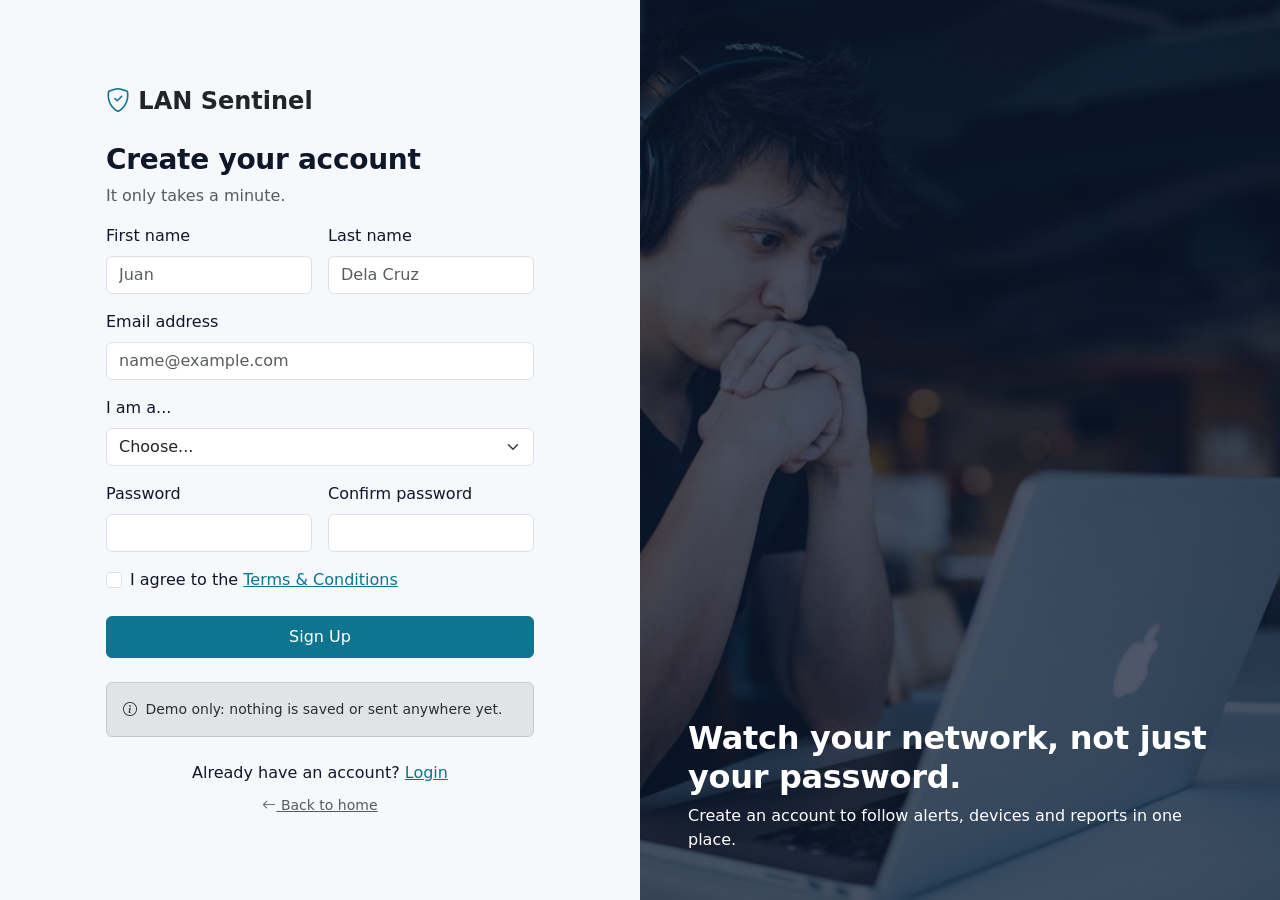
<file: pages/signup.html>
<!DOCTYPE html>
<html lang="en">
<head>
  <meta charset="UTF-8">
  <meta name="viewport" content="width=device-width, initial-scale=1">
  <meta name="description" content="LAN Sentinel: an AI-based network intrusion detection system for local area networks using traffic anomaly analysis.">
  <title>LAN Sentinel | Sign Up</title>
  <link rel="icon" type="image/svg+xml" href="../assets/images/favicon.svg">
  <link href="../assets/css/bootstrap.min.css" rel="stylesheet">
  <link href="../assets/css/bootstrap-icons.min.css" rel="stylesheet">
  <link href="../assets/css/style.css" rel="stylesheet">
</head>
<body data-page="signup" data-base="../">
  <div class="container-fluid">
    <div class="row auth-wrapper">
      <!-- Form side -->
      <div class="col-lg-6 d-flex align-items-center justify-content-center py-5 order-2 order-lg-1">
        <div class="w-100 px-3" style="max-width: 460px;">
          <a href="../index.html" class="navbar-brand fw-bold fs-4 text-decoration-none text-dark d-block mb-4"><i class="bi bi-shield-check text-brand"></i> LAN Sentinel</a>
          <h3 class="fw-bold">Create your account</h3>
          <p class="text-muted">It only takes a minute.</p>

          <form data-auth="signup" novalidate>
            <div class="row g-3 mb-3">
              <div class="col-sm-6">
                <label for="first" class="form-label">First name</label>
                <input type="text" class="form-control" id="first" placeholder="Juan" required autocomplete="given-name">
                <div class="invalid-feedback">Required.</div>
              </div>
              <div class="col-sm-6">
                <label for="last" class="form-label">Last name</label>
                <input type="text" class="form-control" id="last" placeholder="Dela Cruz" required autocomplete="family-name">
                <div class="invalid-feedback">Required.</div>
              </div>
            </div>
            <div class="mb-3">
              <label for="email" class="form-label">Email address</label>
              <input type="email" class="form-control" id="email" placeholder="name@example.com" required autocomplete="email">
              <div class="invalid-feedback">Please enter a valid email address.</div>
            </div>
            <div class="mb-3">
              <label for="role" class="form-label">I am a...</label>
              <select class="form-select" id="role" required>
                <option value="" selected disabled>Choose...</option>
                <option>Network administrator</option>
                <option>IT staff</option>
                <option>Student / researcher</option>
                <option>Other</option>
              </select>
              <div class="invalid-feedback">Please choose a role.</div>
            </div>
            <div class="row g-3 mb-3">
              <div class="col-sm-6">
                <label for="password" class="form-label">Password</label>
                <input type="password" class="form-control" id="password" required minlength="6" autocomplete="new-password">
                <div class="invalid-feedback">At least 6 characters.</div>
              </div>
              <div class="col-sm-6">
                <label for="confirm" class="form-label">Confirm password</label>
                <input type="password" class="form-control" id="confirm" required autocomplete="new-password">
                <div class="invalid-feedback">Passwords must match.</div>
              </div>
            </div>
            <div class="form-check mb-4">
              <input class="form-check-input" type="checkbox" id="terms" required>
              <label class="form-check-label" for="terms">I agree to the <a href="#">Terms &amp; Conditions</a></label>
              <div class="invalid-feedback">You must agree before continuing.</div>
            </div>
            <button type="submit" class="btn btn-brand w-100 py-2">Sign Up</button>
          </form>

          <div class="alert alert-secondary small mt-4 mb-0"><i class="bi bi-info-circle me-1"></i> Demo only: nothing is saved or sent anywhere yet.</div>
          <p class="text-center mt-4 mb-0">Already have an account? <a href="login.html">Login</a></p>
          <p class="text-center mt-2 mb-0"><a href="../index.html" class="small text-muted"><i class="bi bi-arrow-left"></i> Back to home</a></p>
        </div>
      </div>

      <!-- Image side -->
      <div class="col-lg-6 auth-image signup d-flex align-items-end p-5 order-1 order-lg-2">
        <div class="text-white">
          <h2 class="fw-bold">Watch your network, not just your password.</h2>
          <p class="mb-0">Create an account to follow alerts, devices and reports in one place.</p>
        </div>
      </div>
    </div>
  </div>
  <script src="../assets/js/bootstrap.bundle.min.js"></script>
  <script src="../assets/js/auth.js"></script>
</body>
</html>
</file>
<file: assets/css/sentinel.css>
/* LAN Sentinel - black and red theme. Change the colors here. */
:root{--bg:#0a0a0b;--panel:#141416;--panel2:#1b1b1e;--line:#2c2c30;--text:#f3f3f4;--mute:#9b9ba3;--red:#e5262b;--red-d:#a31519;--amber:#e8a33d;--ok:#3fbf7f}
*{box-sizing:border-box}
html{scroll-behavior:smooth}
body{margin:0;background:var(--bg);color:var(--text);font:16px/1.6 system-ui,-apple-system,"Segoe UI",Roboto,sans-serif}
a{color:var(--red)}
h1,h2,h3{line-height:1.15;margin:0 0 .5em}
h1{font-size:clamp(2.2rem,5vw,3.6rem);letter-spacing:-.02em}
h2{font-size:clamp(1.5rem,3vw,2rem)}
p{margin:0 0 1em;max-width:68ch}
:focus-visible{outline:3px solid var(--red);outline-offset:2px}
.wrap{max-width:1100px;margin:0 auto;padding:0 20px}
.top{background:#000;border-bottom:2px solid var(--red);position:sticky;top:0;z-index:5}
.top .wrap{display:flex;align-items:center;gap:18px;min-height:56px;overflow-x:auto;white-space:nowrap}
.top b{margin-right:auto;font-size:1.1rem}
.top b span{color:var(--red)}
.top a{color:var(--mute);text-decoration:none;font-size:.92rem}
.top a:hover,.top a.on{color:#fff}
.btn{display:inline-block;padding:10px 18px;border-radius:6px;border:1px solid var(--red);background:var(--red);color:#fff;text-decoration:none;font:inherit;font-weight:600;cursor:pointer}
.btn:hover{background:var(--red-d)}
.btn.ghost{background:transparent;color:var(--text);border-color:var(--line)}
.btn.ghost:hover{border-color:var(--red)}
.btn.sm{padding:5px 10px;font-size:.82rem}
section{padding:60px 0;border-bottom:1px solid var(--line)}
.lead{font-size:1.15rem;color:var(--mute)}
.grid{display:grid;gap:16px;grid-template-columns:repeat(auto-fit,minmax(240px,1fr))}
.card{background:var(--panel);border:1px solid var(--line);border-radius:8px;padding:18px}
.card h3{font-size:1.05rem}
.card p{color:var(--mute);margin:0;font-size:.95rem}
.card.red{border-top:3px solid var(--red)}
pre{background:#000;border:1px solid var(--line);border-left:3px solid var(--red);border-radius:6px;padding:14px;overflow-x:auto;font-size:.88rem}
code{font-family:ui-monospace,Consolas,monospace}
.two{display:grid;gap:32px;grid-template-columns:1fr}
@media(min-width:800px){.two{grid-template-columns:1fr 1fr}}
ul{padding-left:1.1em}
li{margin-bottom:.45em}
footer{padding:28px 0;color:var(--mute);font-size:.9rem}
.pend{display:inline-block;color:var(--amber);font-size:.85rem}
/* login */
.center{min-height:100vh;display:grid;place-items:center;padding:20px}
.box{width:100%;max-width:380px;background:var(--panel);border:1px solid var(--line);border-top:3px solid var(--red);border-radius:8px;padding:28px}
label{display:block;font-size:.88rem;color:var(--mute);margin-bottom:6px}
input[type=password]{width:100%;padding:10px 12px;border-radius:6px;border:1px solid var(--line);background:var(--bg);color:var(--text);font:inherit;margin-bottom:14px}
.err{color:var(--red);min-height:1.4em;font-size:.9rem;margin:0 0 10px}
/* dashboard */
.bar{display:flex;flex-wrap:wrap;gap:10px;align-items:center;padding:12px 16px;border-radius:8px;background:var(--panel);border:1px solid var(--line);margin:20px 0 16px}
.bar .dot{width:10px;height:10px;border-radius:50%;background:var(--ok)}
.bar.learn .dot{background:var(--amber)}.bar.bad .dot{background:var(--red)}
.bar .sp{margin-left:auto;display:flex;gap:8px;flex-wrap:wrap}
.warn{border:1px solid var(--amber);color:var(--amber);border-radius:8px;padding:10px 14px;margin-bottom:16px;font-size:.92rem}
.stats{display:grid;gap:12px;grid-template-columns:repeat(auto-fit,minmax(150px,1fr));margin-bottom:16px}
.stat{background:var(--panel);border:1px solid var(--line);border-radius:8px;padding:14px}
.stat b{display:block;font-size:2rem;line-height:1.1}
.stat span{font-size:.85rem;color:var(--mute)}
.stat.hot b{color:var(--red)}
.dgrid{display:grid;gap:16px;grid-template-columns:1fr;margin-bottom:16px}
@media(min-width:900px){.dgrid{grid-template-columns:2fr 1fr}}
canvas{width:100%;height:200px;display:block}
.row{display:grid;grid-template-columns:110px 1fr 36px;gap:8px;align-items:center;font-size:.86rem;margin-bottom:8px}
.row i{display:block;height:9px;border-radius:5px;background:var(--red)}
.tw{overflow-x:auto}
table{border-collapse:collapse;width:100%;font-size:.88rem}
th,td{text-align:left;padding:8px 10px;border-bottom:1px solid var(--line);white-space:nowrap}
th{color:var(--mute);font-weight:600;font-size:.8rem}
.tag{padding:2px 8px;border-radius:999px;font-size:.76rem;font-weight:700}
.High{background:#4a1114;color:#ff6b70}.Medium{background:#46330f;color:var(--amber)}.Low{background:#222;color:var(--mute)}
select{background:var(--bg);color:var(--text);border:1px solid var(--line);border-radius:5px;padding:3px 6px;font:inherit;font-size:.85rem}
.empty{color:var(--mute);padding:14px 0}
@media(prefers-reduced-motion:reduce){html{scroll-behavior:auto}}
/* content pages */
.head{padding:48px 0 8px}
.tablewrap{overflow-x:auto;border:1px solid var(--line);border-radius:8px;background:var(--panel)}
.cmp th:first-child,.cmp td:first-child{position:sticky;left:0;background:var(--panel);min-width:170px}
.cmp th,.cmp td{text-align:center}.cmp th:first-child,.cmp td:first-child{text-align:left}
.cmp .me{background:#2a1214}
.y{color:var(--ok);font-weight:700}.n{color:var(--mute)}.p{color:var(--amber);font-weight:700}
.refs{padding-left:1.2em}.refs li{font-size:.9rem;margin-bottom:.7em;color:var(--mute);overflow-wrap:anywhere}
input[type=text],input[type=password]{width:100%;padding:10px 12px;border-radius:6px;border:1px solid var(--line);background:var(--bg);color:var(--text);font:inherit;margin-bottom:14px}
.ok{color:var(--ok)}
</file>
<file: assets/css/style.css>
/* =====================================================
   LAN Sentinel - custom styles on top of Bootstrap
   Edit the colors in :root to re-theme the whole site.
   ===================================================== */
:root {
  --brand: #0e7490;        /* main color (cyan 700) */
  --brand-dark: #155e75;   /* hover shade */
  --brand-soft: rgba(14, 116, 144, .10);
  --navy: #0b1730;         /* sidebar / footer / hero overlay */
  --navy-2: #12254a;
  --accent: #67e8f9;       /* highlight on dark backgrounds */
  --ink: #0f172a;
}

html { scroll-behavior: smooth; scroll-padding-top: 80px; }
body { background-color: #f6f8fb; color: var(--ink); font-feature-settings: "cv02", "cv03", "cv04", "cv11"; }
h1, h2, h3, h4, h5 { letter-spacing: -.01em; }

/* ---------- Brand helpers ---------- */
.btn-brand { background: var(--brand); border-color: var(--brand); color: #fff; }
.btn-brand:hover, .btn-brand:focus { background: var(--brand-dark); border-color: var(--brand-dark); color: #fff; }
.btn-outline-brand { border-color: var(--brand); color: var(--brand); }
.btn-outline-brand:hover { background: var(--brand); color: #fff; }
.text-brand { color: var(--brand); }
.bg-brand { background: var(--brand); }
.bg-brand-soft { background: var(--brand-soft); }
.text-accent { color: var(--accent); }
a { color: var(--brand); }
a:hover { color: var(--brand-dark); }
.navbar-brand i { color: var(--brand); }
.nav-link.active { color: var(--brand) !important; font-weight: 600; }
.eyebrow { text-transform: uppercase; letter-spacing: .12em; font-size: .75rem; font-weight: 700; color: var(--brand); }

/* ---------- Hero ---------- */
.hero {
  min-height: 86vh;
  background:
    linear-gradient(110deg, rgba(11, 23, 48, .94) 30%, rgba(11, 23, 48, .70)),
    url("../images/laptop.jpg") center/cover no-repeat;
  color: #fff;
  display: flex;
  align-items: center;
  position: relative;
  overflow: hidden;
}
.hero::after { /* subtle grid pattern */
  content: ""; position: absolute; inset: 0; pointer-events: none;
  background-image: linear-gradient(rgba(103,232,249,.06) 1px, transparent 1px), linear-gradient(90deg, rgba(103,232,249,.06) 1px, transparent 1px);
  background-size: 48px 48px;
  mask-image: linear-gradient(to right, transparent, #000 40%, transparent);
}
.hero .container { position: relative; z-index: 1; }
.hero-badge { display: inline-flex; align-items: center; gap: .5rem; padding: .35rem .85rem; border: 1px solid rgba(103,232,249,.4); border-radius: 50rem; color: var(--accent); font-size: .85rem; background: rgba(103,232,249,.08); }
.pulse-dot { width: 8px; height: 8px; border-radius: 50%; background: #22c55e; box-shadow: 0 0 0 0 rgba(34,197,94,.7); animation: pulse 1.8s infinite; display: inline-block; }
@keyframes pulse { 70% { box-shadow: 0 0 0 9px rgba(34,197,94,0); } 100% { box-shadow: 0 0 0 0 rgba(34,197,94,0); } }

.hero-panel { background: rgba(255,255,255,.06); border: 1px solid rgba(255,255,255,.14); border-radius: 1rem; backdrop-filter: blur(6px); }
.hero-panel .row-item { display: flex; justify-content: space-between; align-items: center; padding: .6rem 0; border-bottom: 1px dashed rgba(255,255,255,.14); font-size: .92rem; }
.hero-panel .row-item:last-child { border-bottom: 0; }

/* Page header for inner pages */
.page-header {
  background: linear-gradient(110deg, rgba(11,23,48,.95), rgba(18,37,74,.88)), url("../images/laptop.jpg") center/cover no-repeat;
  color: #fff; padding: 4.5rem 0 3.5rem;
}
.page-header .breadcrumb-item, .page-header .breadcrumb-item a { color: #cbd5e1; text-decoration: none; }
.page-header .breadcrumb-item.active { color: #fff; }
.page-header .breadcrumb-item + .breadcrumb-item::before { color: #94a3b8; }

/* ---------- Cards & icons ---------- */
.feature-icon {
  width: 56px; height: 56px;
  display: inline-flex; align-items: center; justify-content: center;
  border-radius: 14px;
  background: var(--brand-soft);
  color: var(--brand);
  font-size: 1.5rem;
}
.card-hover { transition: transform .2s, box-shadow .2s; }
.card-hover:hover { transform: translateY(-6px); box-shadow: 0 .75rem 1.5rem rgba(11, 23, 48, .14) !important; }
.card-img-top { height: 200px; object-fit: cover; }
.step-number { width: 42px; height: 42px; border-radius: 50%; background: var(--brand); color: #fff; font-weight: 700; display: inline-flex; align-items: center; justify-content: center; flex: none; }
.step-line { position: relative; }
@media (min-width: 992px) {
  .step-line::before { content: ""; position: absolute; top: 21px; left: 12%; right: 12%; border-top: 2px dashed #cbd5e1; z-index: 0; }
  .step-line > div { position: relative; z-index: 1; }
}
.stat-band { background: var(--navy); color: #fff; }
.stat-band .num { font-size: 2.25rem; font-weight: 800; color: var(--accent); }
.limit-card { border-left: 4px solid #f59e0b !important; }
.scope-card { border-left: 4px solid #16a34a !important; }
.member-avatar { width: 72px; height: 72px; border-radius: 50%; background: var(--brand-soft); color: var(--brand); display: inline-flex; align-items: center; justify-content: center; font-weight: 700; font-size: 1.4rem; }
.quote-block { border-left: 4px solid var(--brand); background: #fff; padding: 1rem 1.25rem; border-radius: 0 .5rem .5rem 0; }
.rrl-card h5 { font-size: 1.05rem; }
.ref-list { padding-left: 1.5rem; }
.ref-list li { margin-bottom: .75rem; padding-left: .25rem; text-indent: 0; font-size: .92rem; word-break: break-word; }

/* ---------- Comparison table ---------- */
.cmp-wrap { position: relative; max-height: 70vh; overflow: auto; border: 1px solid #e2e8f0; border-radius: .75rem; background: #fff; }
.cmp-table { margin: 0; min-width: 880px; font-size: .9rem; }
.cmp-table thead th { position: sticky; top: 0; z-index: 3; background: var(--navy); color: #fff; text-align: center; vertical-align: middle; white-space: nowrap; font-weight: 600; }
.cmp-table thead th:nth-child(1) { text-align: left; }
.cmp-table td, .cmp-table th { vertical-align: middle; }
.cmp-table td.sym { text-align: center; font-size: 1.15rem; }
.cmp-table .cat-row td { background: #eef2f7; font-weight: 700; text-transform: uppercase; letter-spacing: .06em; font-size: .75rem; color: #334155; }
.cmp-table .ls-col { background: rgba(14,116,144,.09); }
.cmp-table thead th.ls-col { background: var(--brand); }
.cmp-table tbody tr:hover td:not(.cat-row td) { background-color: rgba(14,116,144,.05); }
.sym-y { color: #16a34a; } .sym-p { color: #d97706; } .sym-n { color: #dc2626; }
.cmp-table .feat-name { font-weight: 600; min-width: 190px; }
.cmp-table .feat-desc { color: #64748b; min-width: 260px; }
.legend-chip { display: inline-flex; align-items: center; gap: .35rem; font-size: .85rem; margin-right: 1rem; }

/* ---------- Auth pages ---------- */
.auth-wrapper { min-height: 100vh; }
.auth-image { background-size: cover; background-position: center; min-height: 250px; }
.auth-image.login { background-image: linear-gradient(rgba(11,23,48,.72), rgba(11,23,48,.72)), url("../images/login.jpg"); }
.auth-image.signup { background-image: linear-gradient(rgba(11,23,48,.72), rgba(11,23,48,.72)), url("../images/signup.jpg"); }

/* ---------- Dashboard ---------- */
.sidebar { min-height: 100vh; background: var(--navy); position: sticky; top: 0; align-self: flex-start; height: 100vh; overflow-y: auto; }
.sidebar .nav-link { color: #b6c4e0; border-radius: .5rem; }
.sidebar .nav-link:hover,
.sidebar .nav-link.active { background: rgba(255, 255, 255, .12); color: #fff !important; }
.stat-card i { font-size: 2rem; }
.dash-banner { background: #fff7ed; border: 1px solid #fed7aa; color: #9a3412; border-radius: .6rem; font-size: .9rem; }
.chart-box { width: 100%; }
.chart-box svg { width: 100%; height: auto; display: block; }
.sev-badge-high { background: #dc2626; } .sev-badge-medium { background: #d97706; } .sev-badge-low { background: #0e7490; }
.metric-tile { border: 1px dashed #cbd5e1; border-radius: .75rem; background: #fff; }
.alert-new { animation: flash 1.6s ease-out; }
@keyframes flash { from { background: #fef3c7; } to { background: transparent; } }
.dash-section { scroll-margin-top: 80px; }

/* ---------- Auto buttons (injected by main.js) ---------- */
#backToTop {
  position: fixed; right: 20px; bottom: 20px; z-index: 1040;
  width: 46px; height: 46px; border-radius: 50%; border: 0;
  background: var(--brand); color: #fff; font-size: 1.2rem;
  box-shadow: 0 .5rem 1rem rgba(0,0,0,.25);
  opacity: 0; visibility: hidden; transform: translateY(10px);
  transition: opacity .25s, transform .25s, visibility .25s;
}
#backToTop.show { opacity: 1; visibility: visible; transform: none; }
#backToTop:hover { background: var(--brand-dark); }
.page-pager { background: #fff; border-top: 1px solid #e2e8f0; }
.pager-btn { display: flex; align-items: center; gap: 1rem; padding: 1rem 1.25rem; border: 1px solid #e2e8f0; border-radius: .75rem; text-decoration: none; color: var(--ink); height: 100%; transition: border-color .2s, box-shadow .2s, transform .2s; background: #fff; }
.pager-btn:hover { border-color: var(--brand); box-shadow: 0 .5rem 1rem rgba(11,23,48,.1); transform: translateY(-2px); color: var(--ink); }
.pager-btn i { font-size: 1.5rem; color: var(--brand); }
.pager-btn small { display: block; color: #64748b; text-transform: uppercase; letter-spacing: .08em; font-size: .7rem; }
.pager-btn.next { justify-content: flex-end; text-align: right; }
.reveal { opacity: 0; transform: translateY(18px); transition: opacity .6s, transform .6s; }
.reveal.in { opacity: 1; transform: none; }
@media (prefers-reduced-motion: reduce) {
  html { scroll-behavior: auto; }
  .reveal { opacity: 1; transform: none; transition: none; }
  .pulse-dot, .alert-new { animation: none; }
  .card-hover:hover { transform: none; }
}

footer a { text-decoration: none; }
footer.site-footer { background: var(--navy); color: #cbd5e1; }
footer.site-footer a { color: #cbd5e1; }
footer.site-footer a:hover { color: #fff; }
footer.site-footer h6 { color: #fff; }

/* ---------- Live signal monitor ---------- */
.signal-panel { background: radial-gradient(ellipse at top, #0f2347 0%, #07101f 70%); border-radius: 0 0 .5rem .5rem; padding: .75rem .75rem .25rem; color: #cbd5e1; position: relative; overflow: hidden; }
.signal-panel::after { content: ""; position: absolute; inset: 0; pointer-events: none; background: repeating-linear-gradient(0deg, rgba(255,255,255,.02) 0 1px, transparent 1px 3px); }
.signal-panel canvas { width: 100%; height: 280px; display: block; }
.sig-top { display: flex; flex-wrap: wrap; align-items: center; gap: .5rem 1.25rem; padding: .25rem .5rem .5rem; }
.sig-live { font-weight: 700; letter-spacing: .12em; font-size: .8rem; color: #86efac; display: inline-flex; align-items: center; gap: .4rem; }
.sig-live.off { color: #94a3b8; } .sig-live.off .pulse-dot { background: #94a3b8; animation: none; }
.sig-read { font-variant-numeric: tabular-nums; } .sig-read b { color: #67e8f9; font-size: 1.35rem; }
.sig-chip { font-size: .72rem; font-weight: 700; letter-spacing: .1em; padding: .25rem .65rem; border-radius: 50rem; border: 1px solid; }
.sig-ok { color: #86efac; border-color: rgba(134,239,172,.5); background: rgba(34,197,94,.12); }
.sig-hot { color: #fecaca; border-color: #f43f5e; background: rgba(244,63,94,.25); animation: sigblink 1s infinite; }
.sig-pause { color: #cbd5e1; border-color: rgba(203,213,225,.4); }
@keyframes sigblink { 50% { background: rgba(244,63,94,.08); } }
@media (prefers-reduced-motion: reduce) { .sig-hot { animation: none; } }

/* ---------- Dashboard backgrounds ---------- */
/* extra room so Devices and Evaluation can scroll up to the top when clicked */
#devices { min-height: 70vh; }
#evaluation { min-height: 85vh; }
body[data-page="dashboard"] { background: #f6f8fb url("../images/dashboard-bg.jpg") center / cover fixed no-repeat; }
body[data-page="dashboard"] .sidebar { background: linear-gradient(rgba(11,23,48,.80), rgba(11,23,48,.92)), url("../images/dashboard-bg-dark.jpg") left top / cover no-repeat; }
</file>
